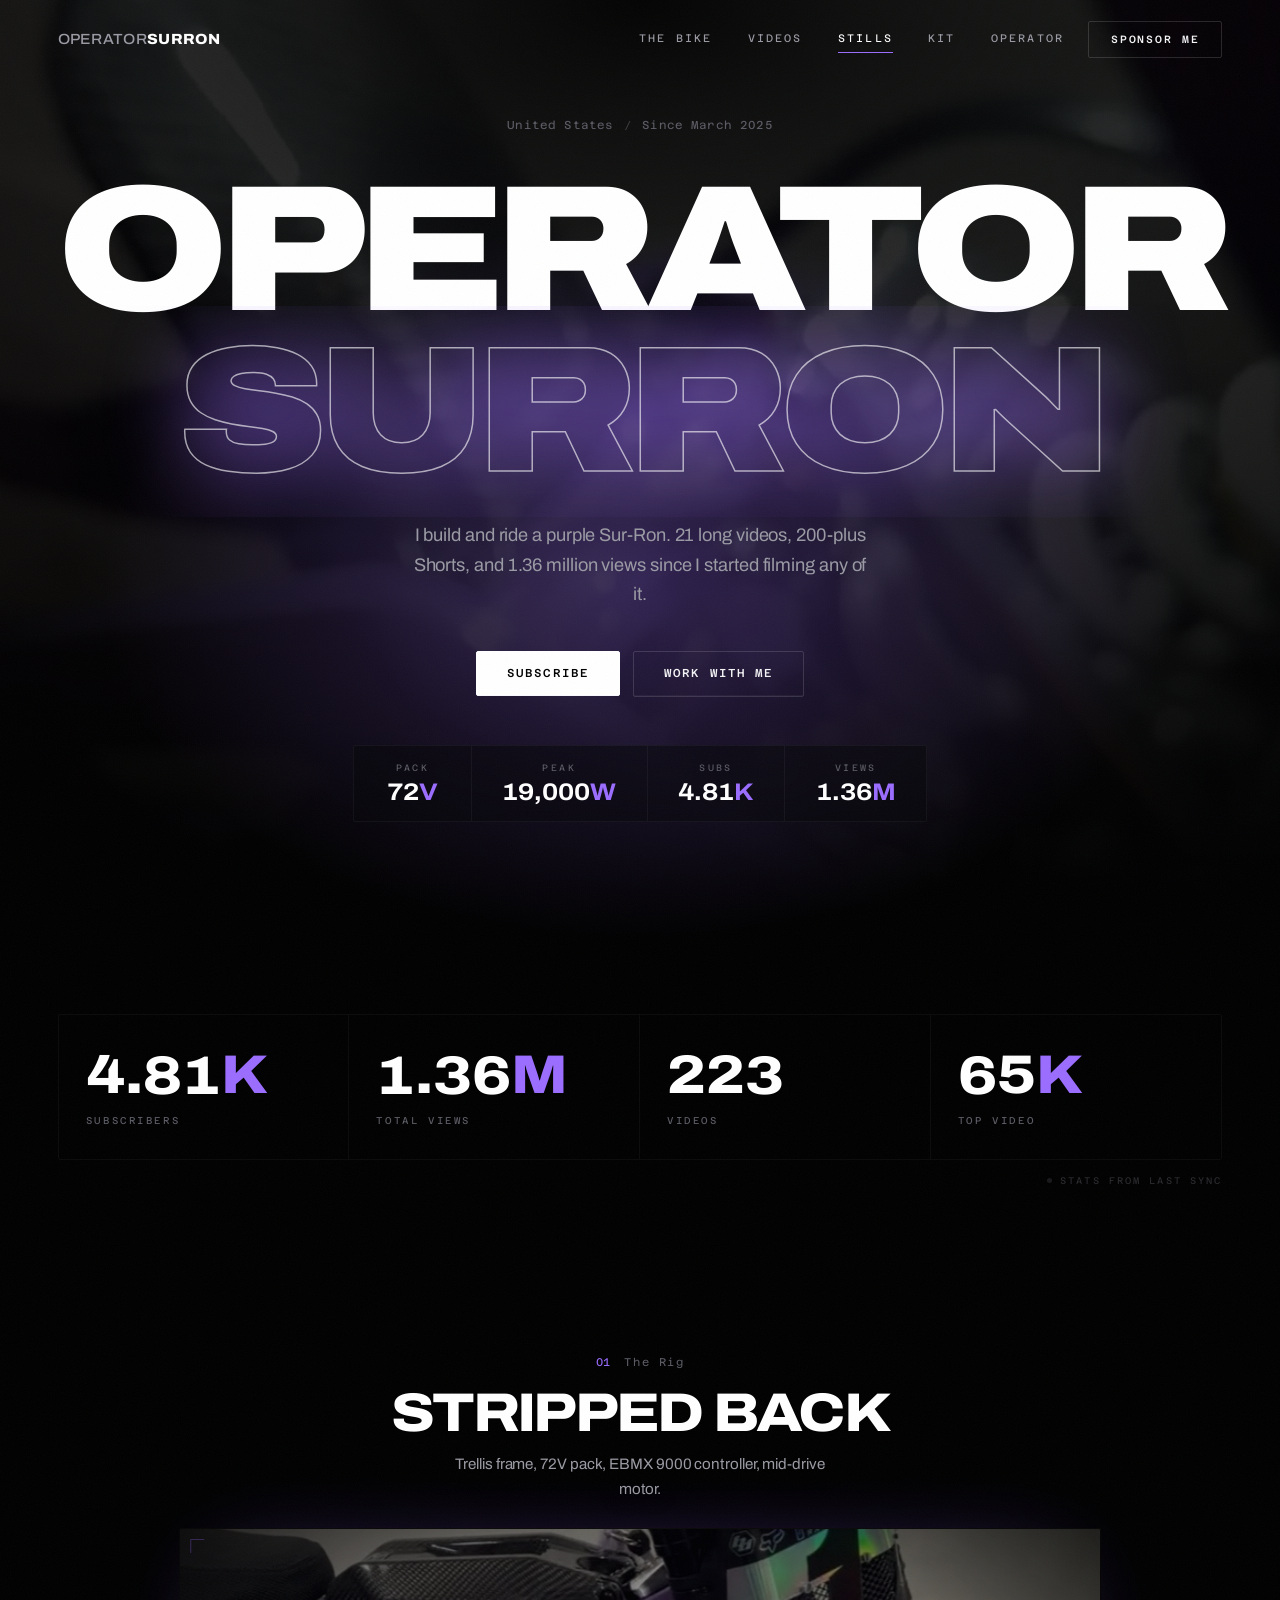
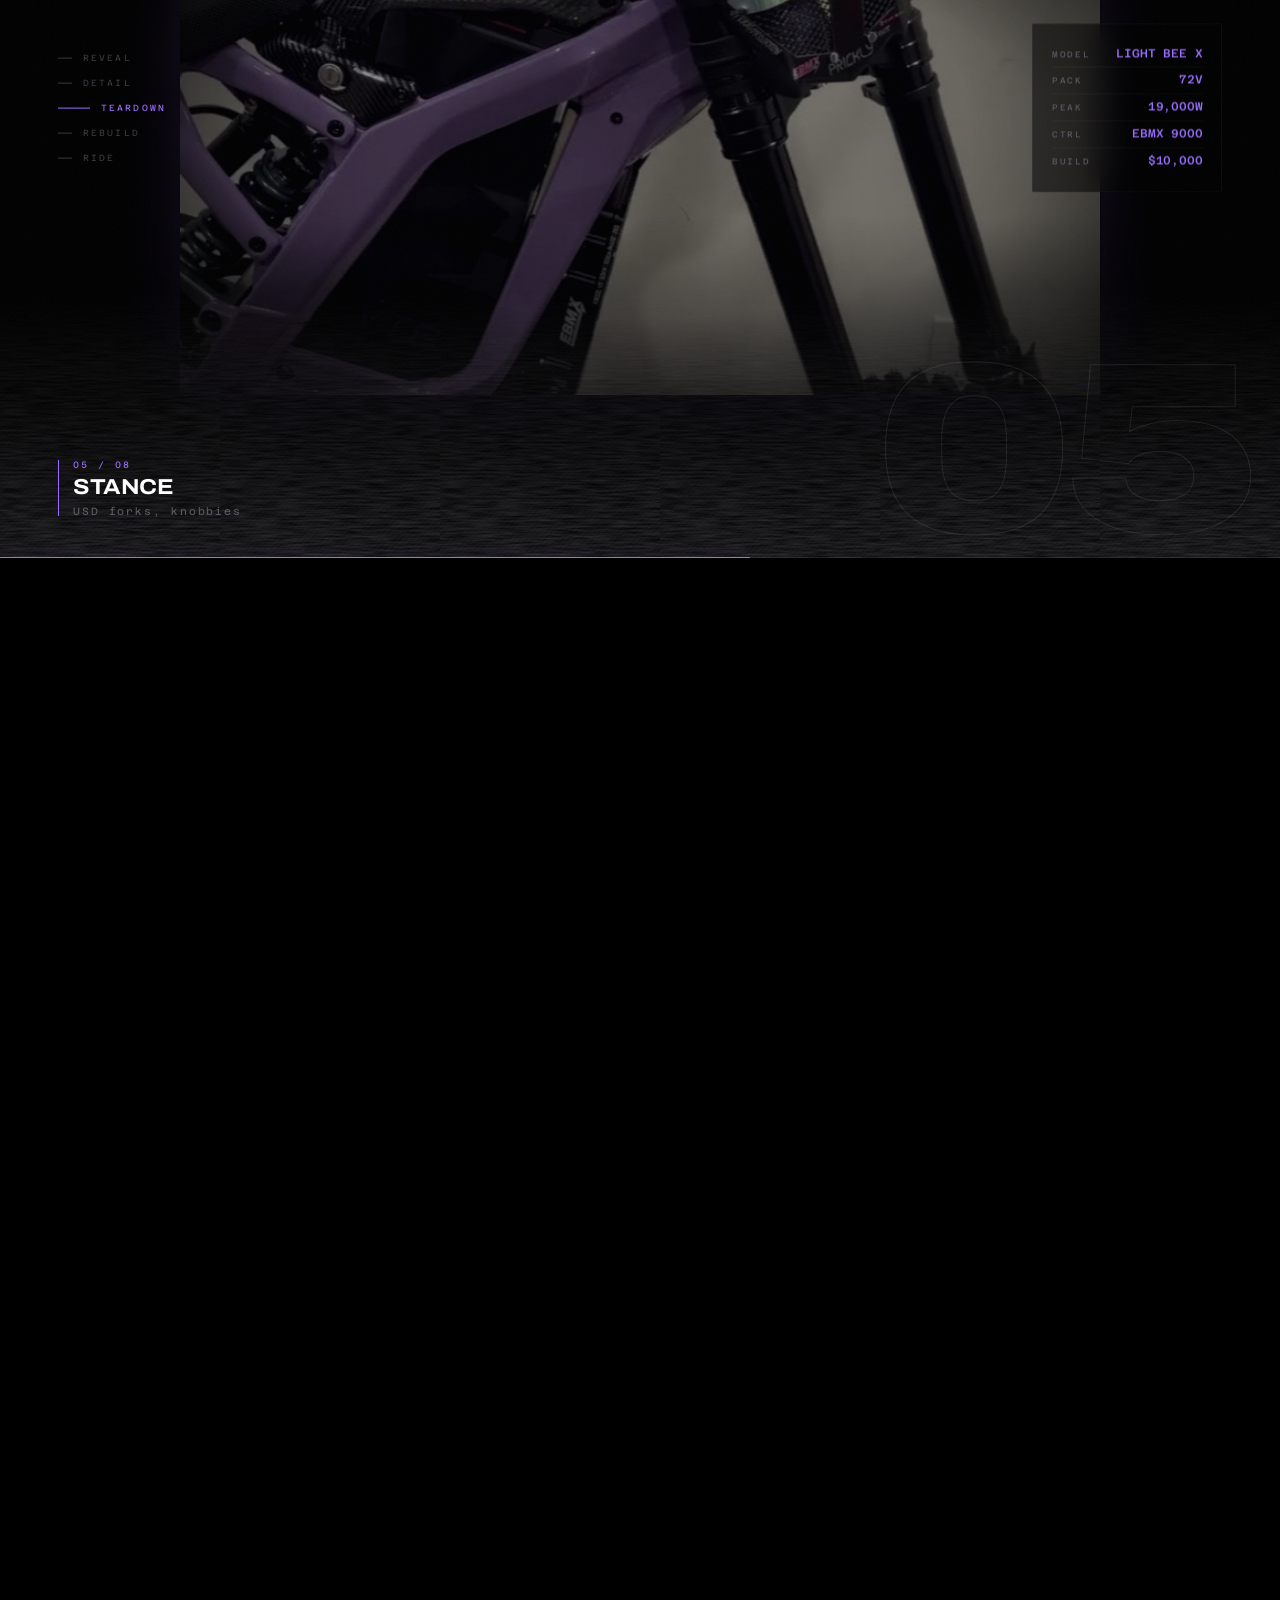
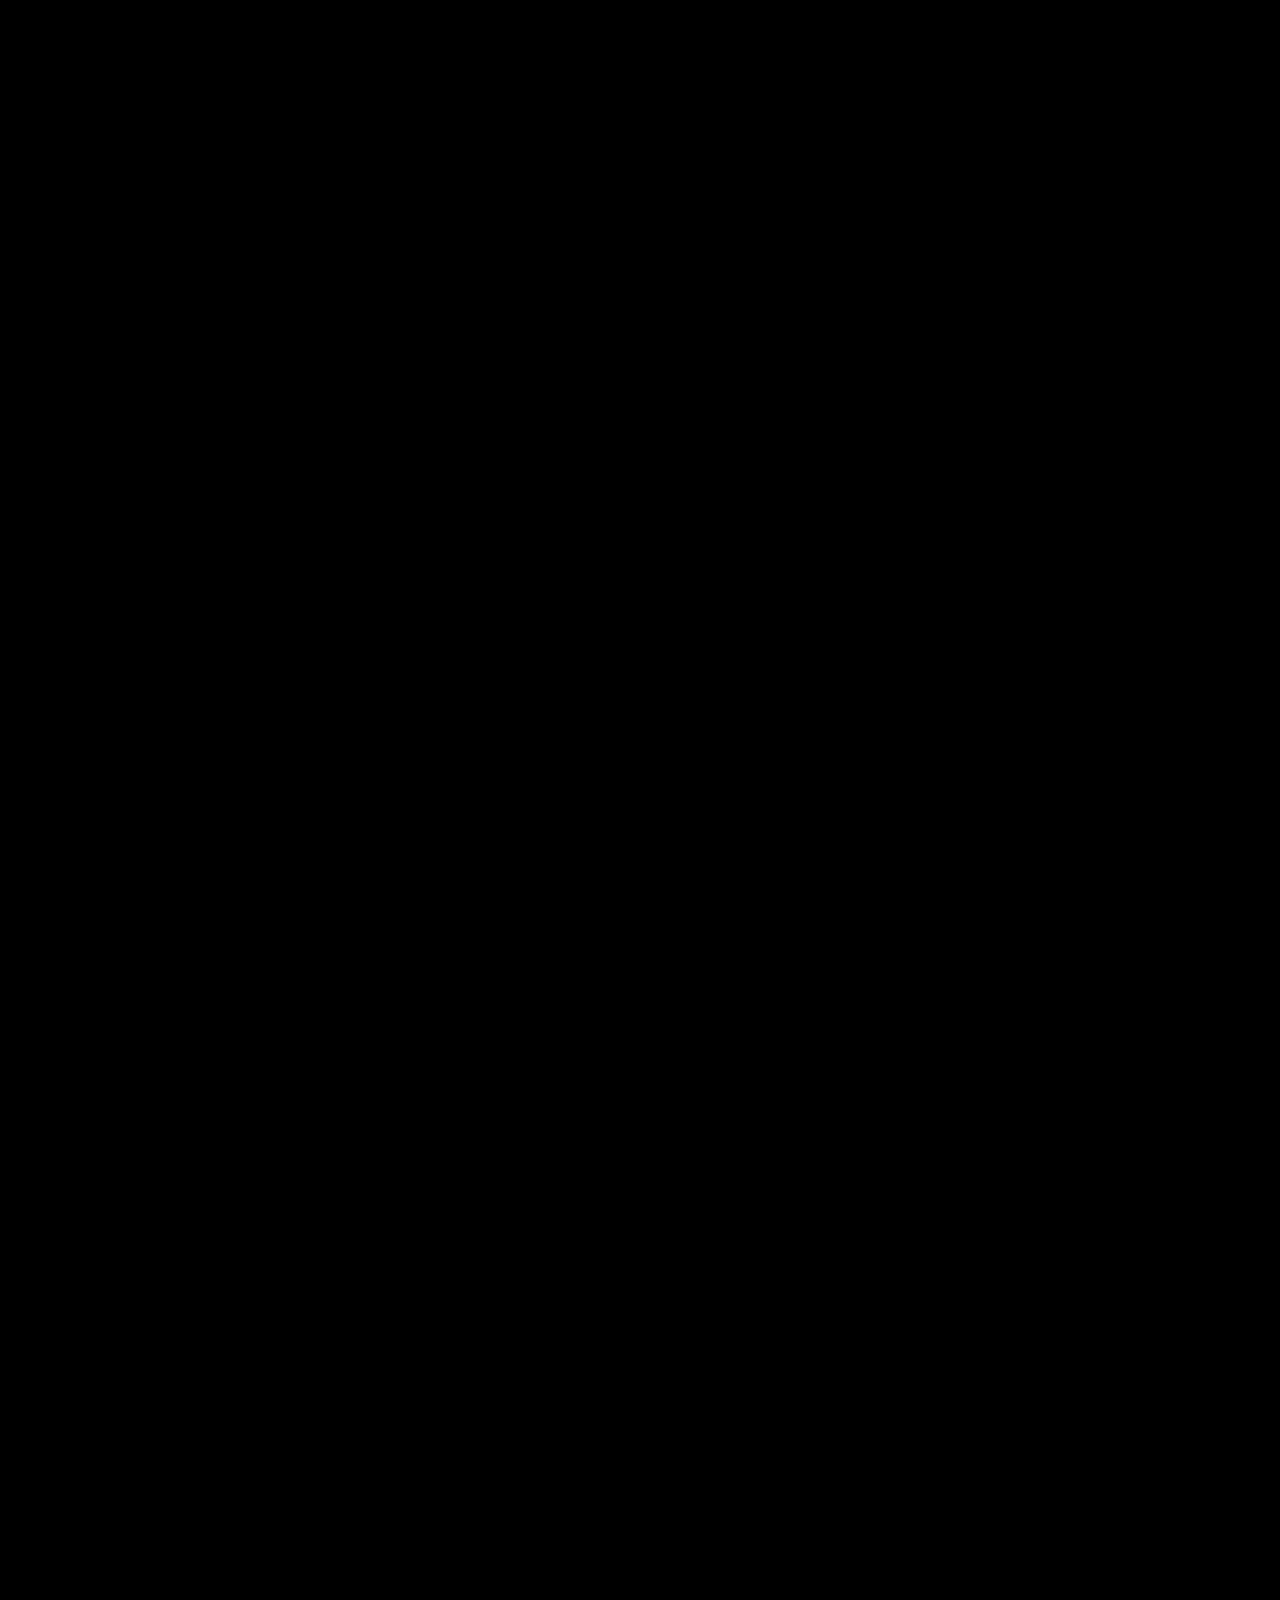
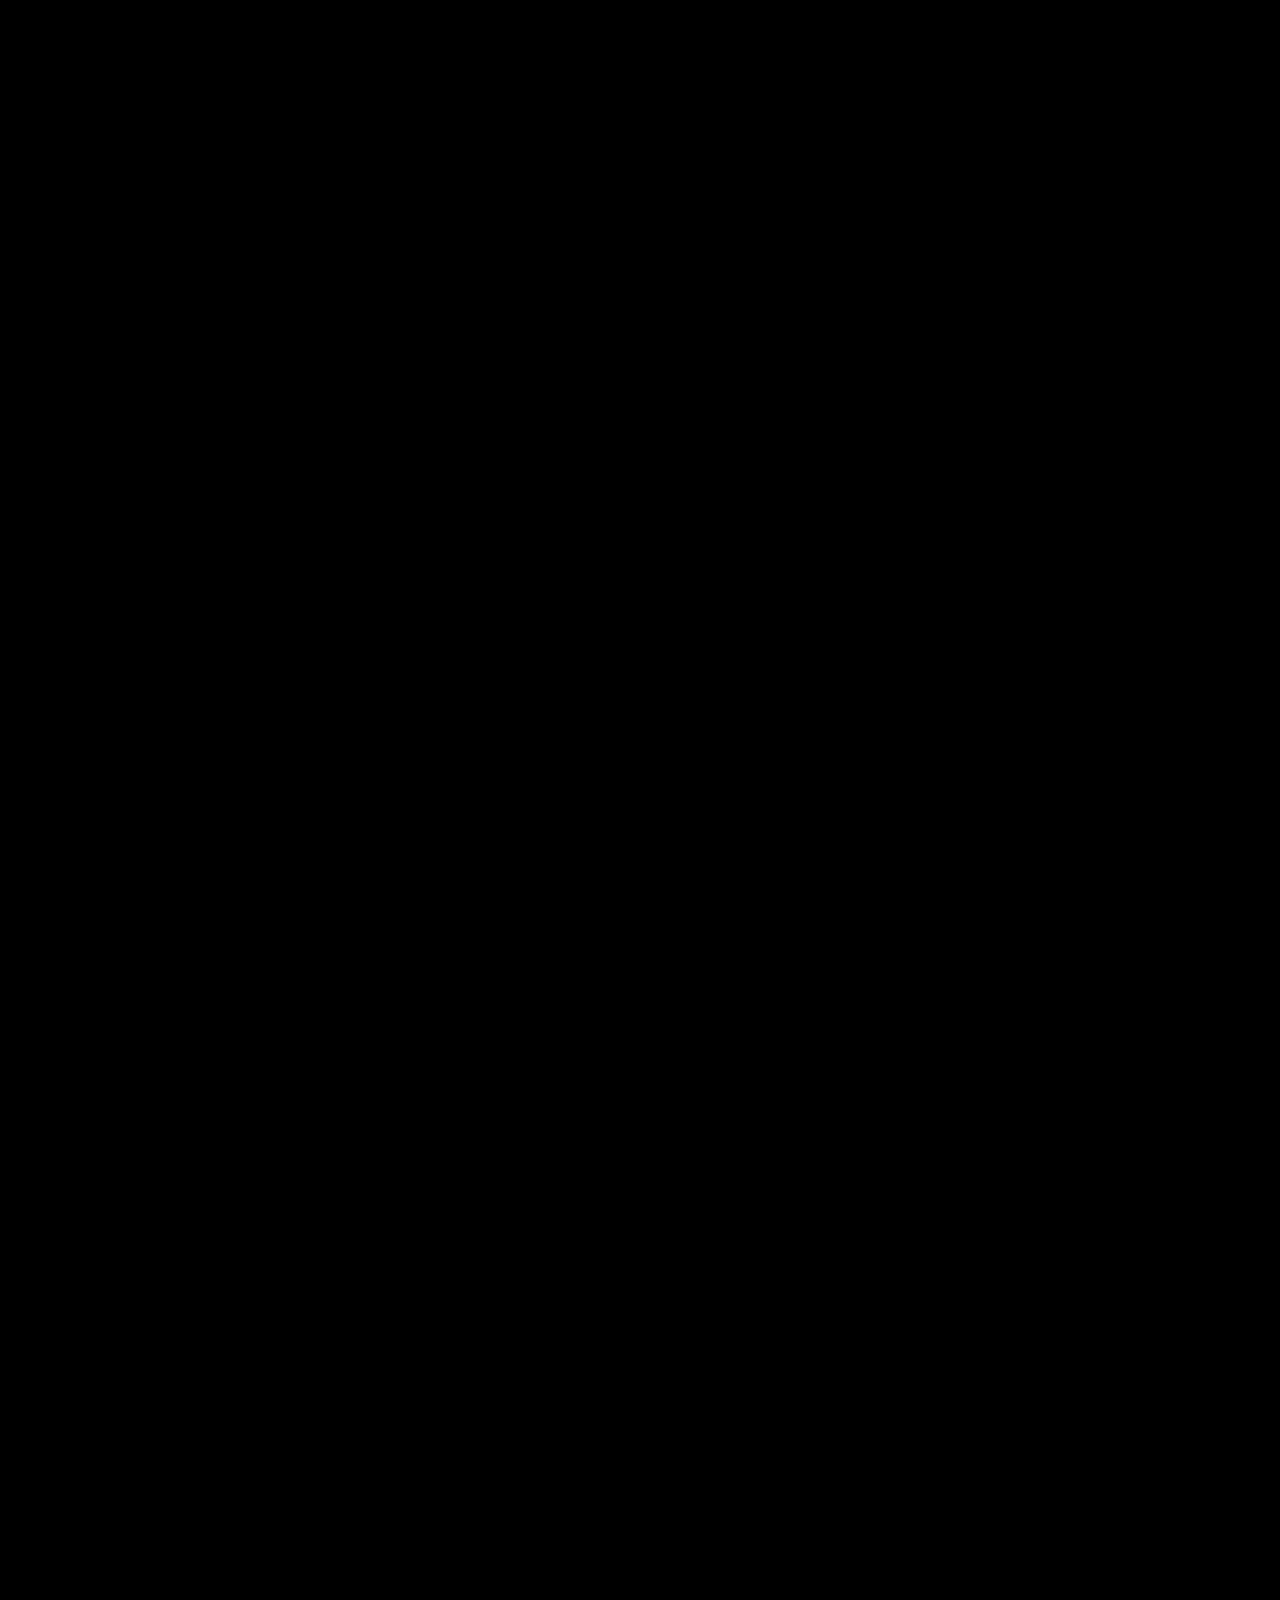
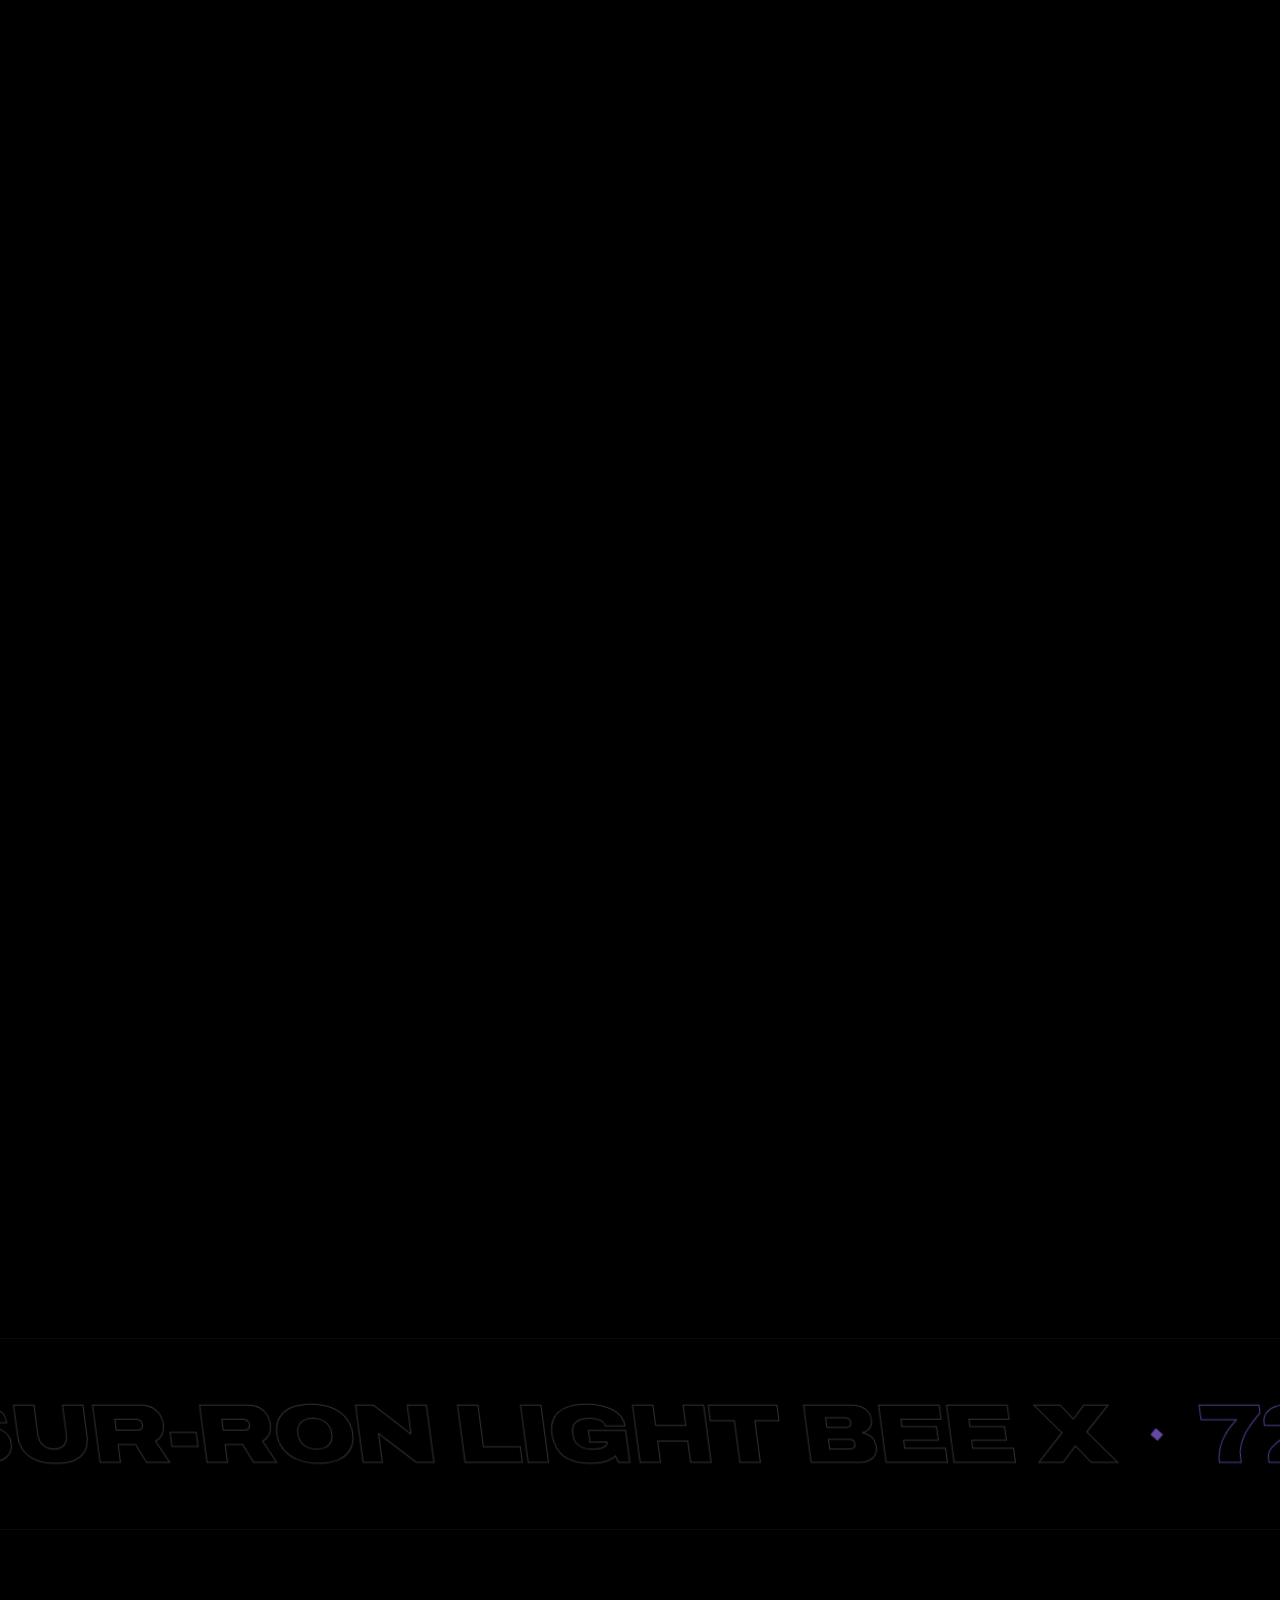
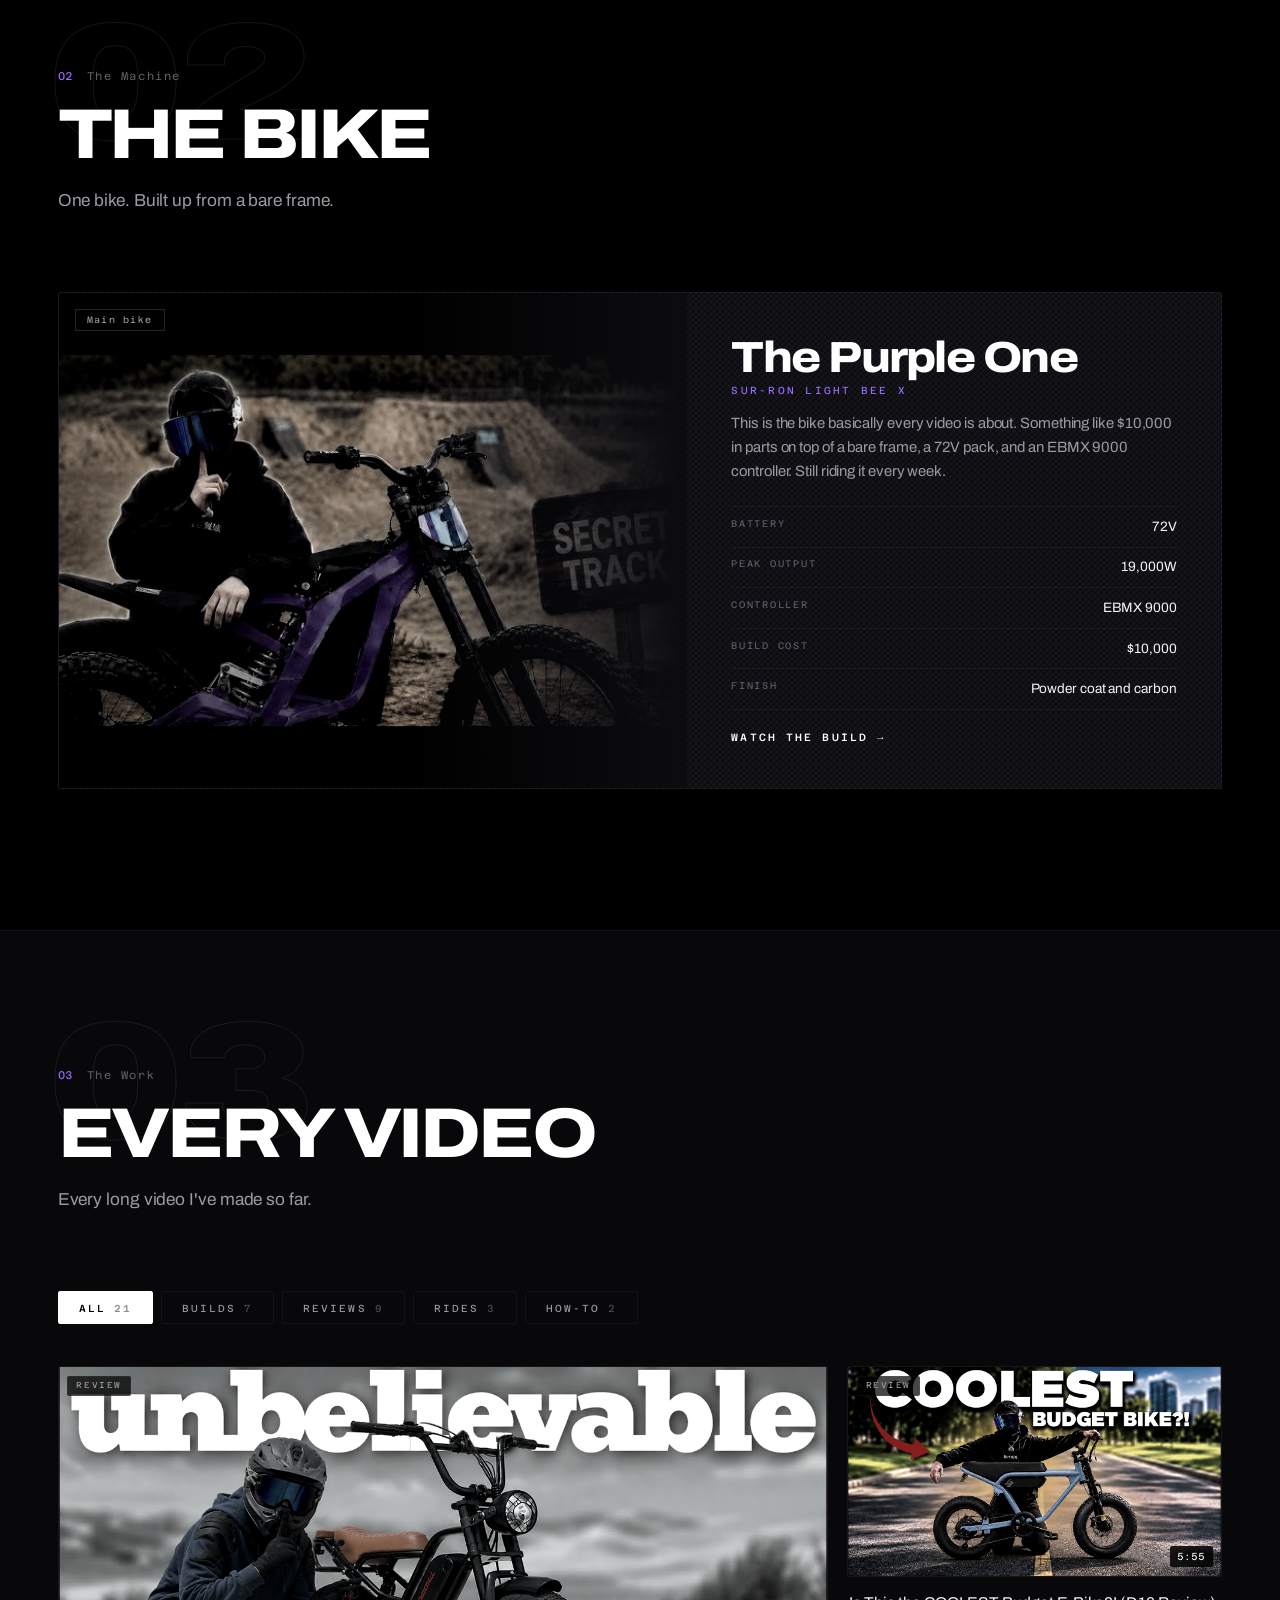
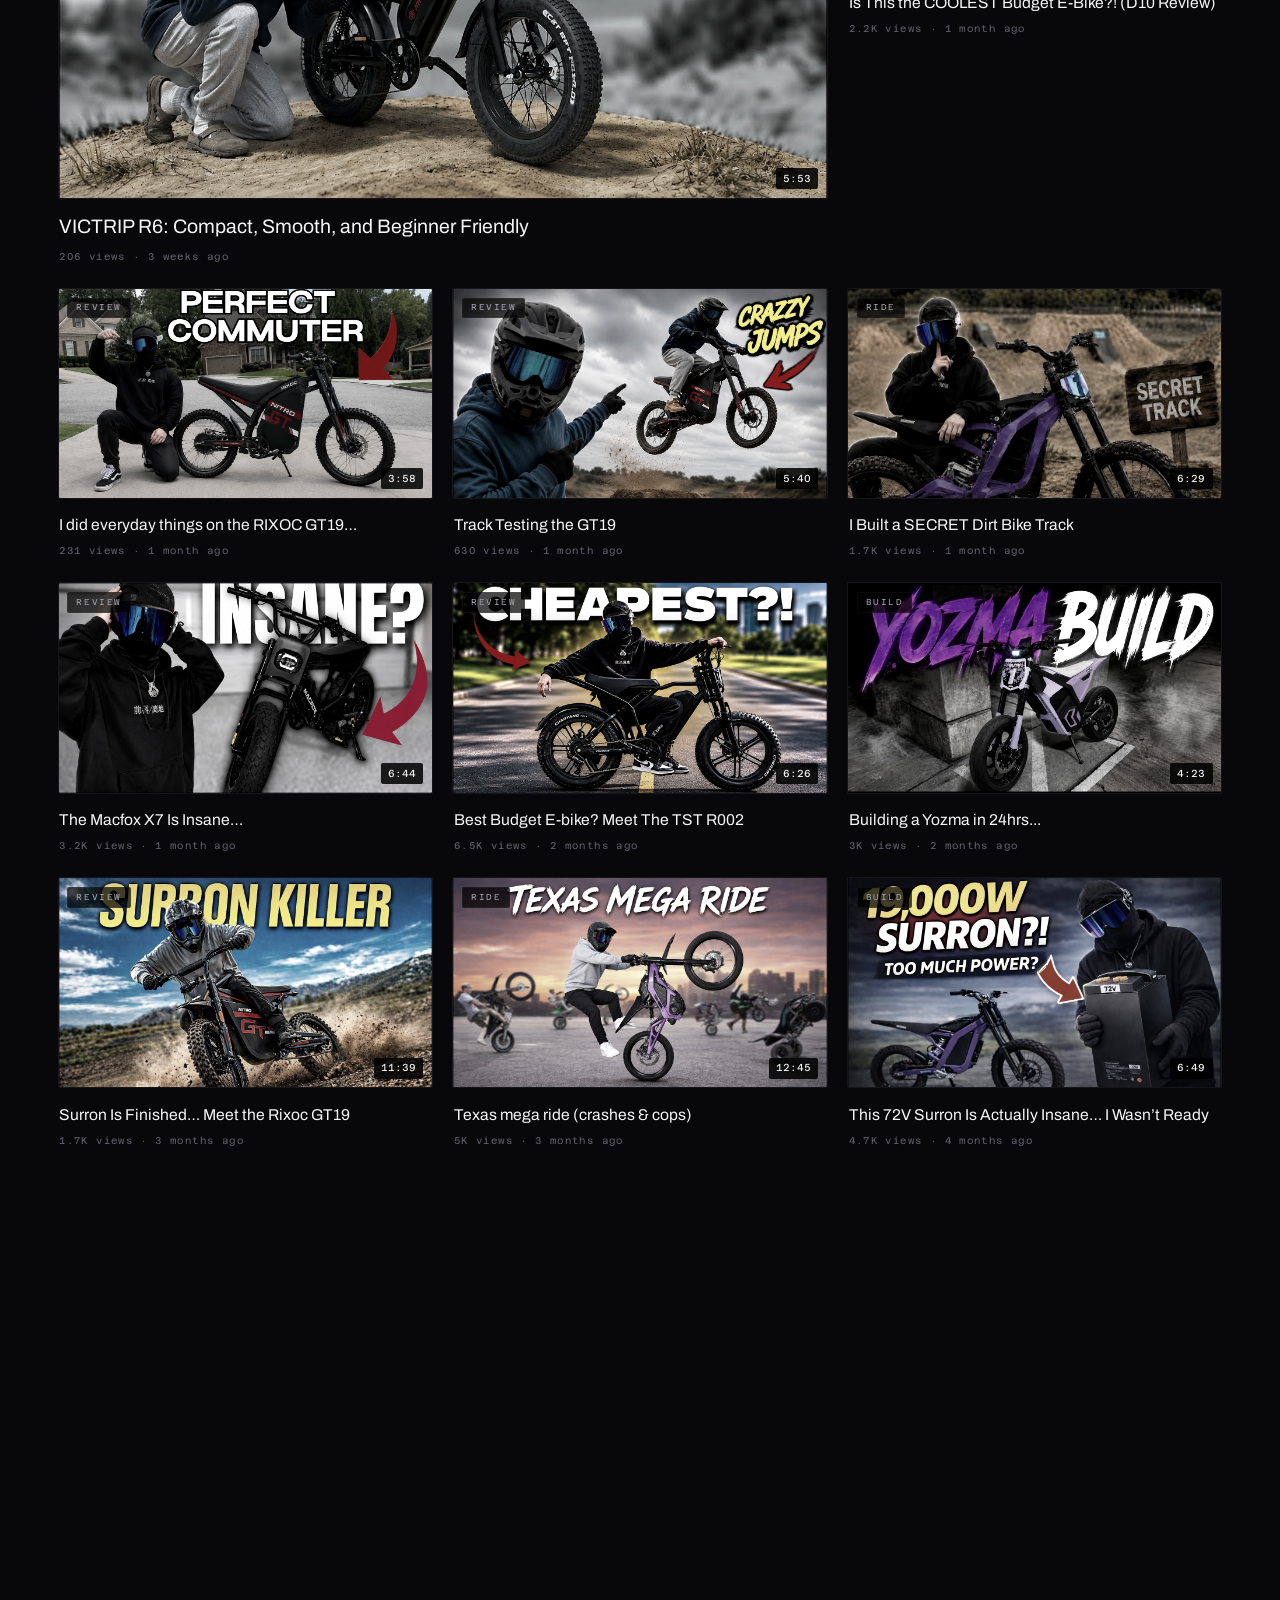
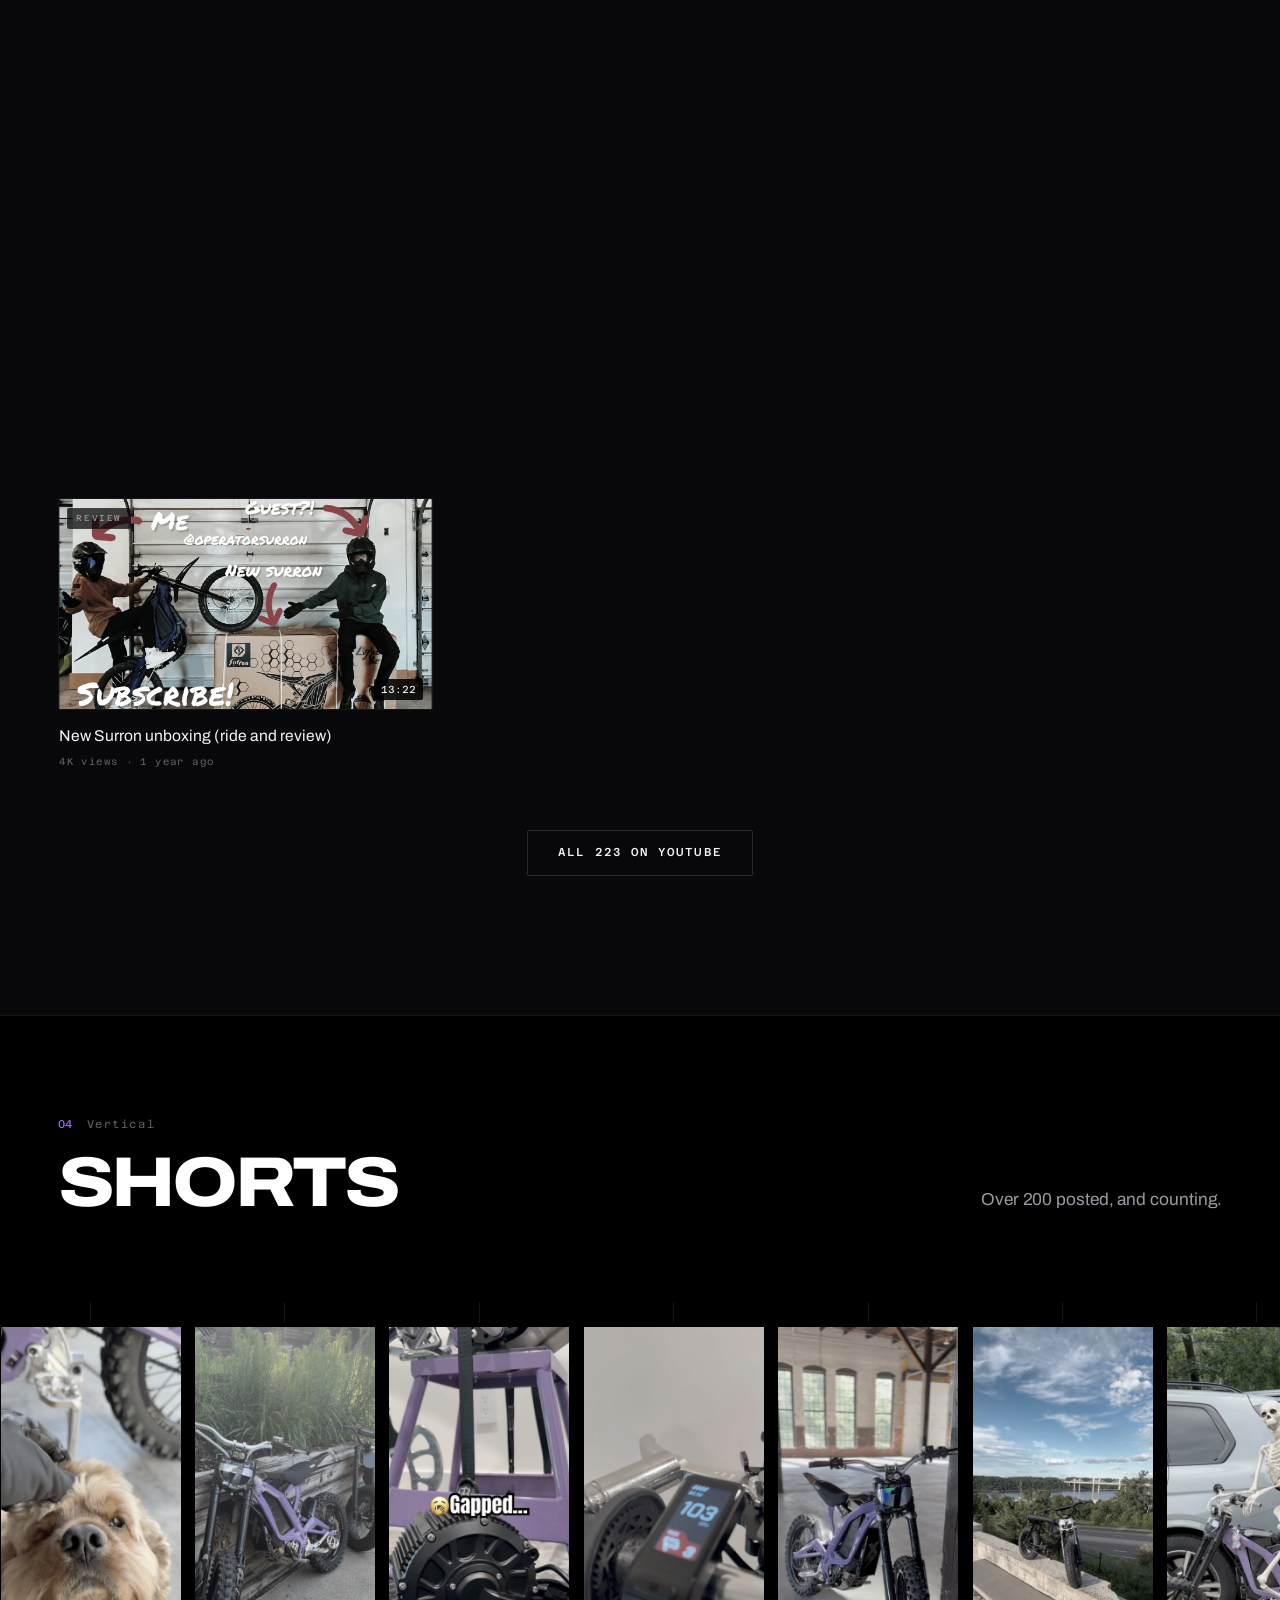
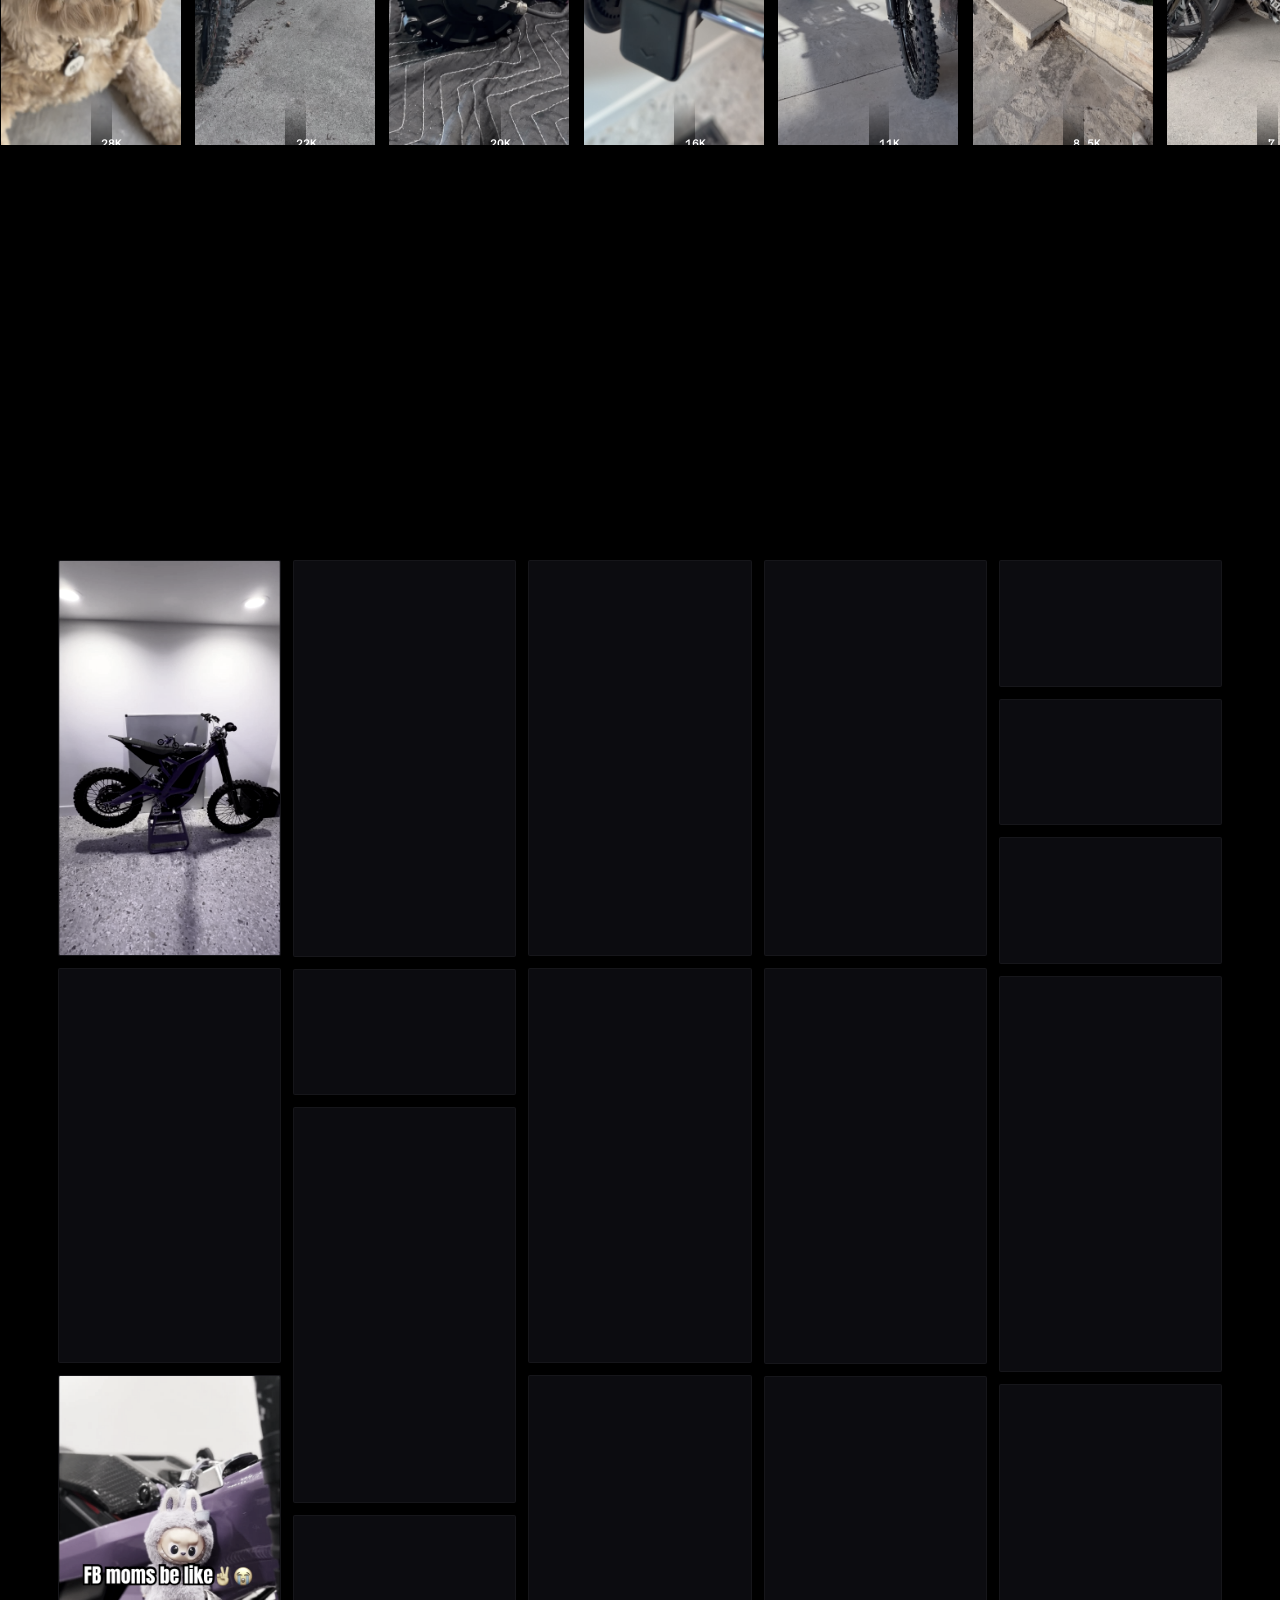
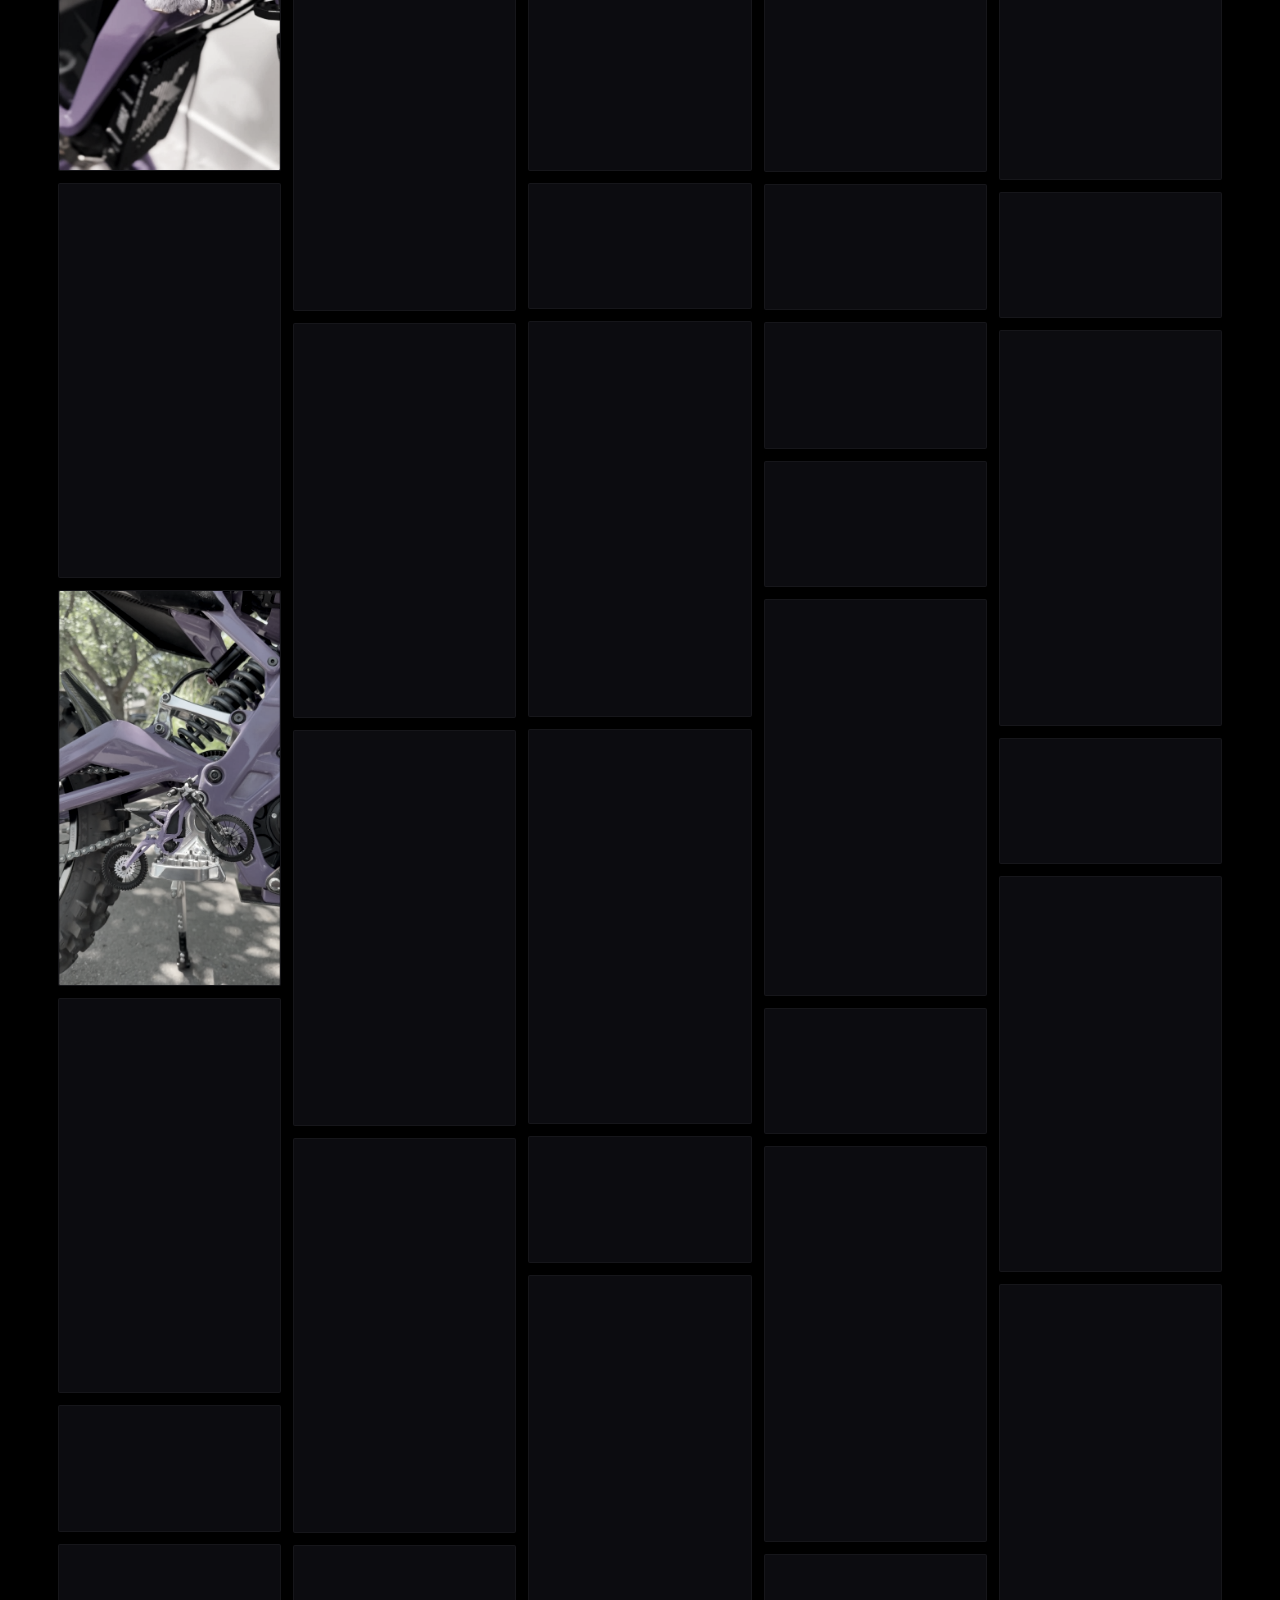
<file: index.html>
<!doctype html>
<html lang="en">
<head>
<meta charset="utf-8">
<meta name="viewport" content="width=device-width, initial-scale=1, viewport-fit=cover">
<title>Operator Surron | Sur-Ron builds, reviews and rides</title>
<meta name="description" content="I build and ride a purple Sur-Ron Light Bee X. 223 videos, 1.36 million views, and I'm open to working with brands.">
<meta name="theme-color" content="#000000">
<meta name="color-scheme" content="dark">

<meta property="og:type" content="website">
<meta property="og:title" content="OPERATOR SURRON">
<meta property="og:description" content="I build, review and ride a purple Sur-Ron Light Bee X.">
<meta property="og:image" content="assets/brand/og.jpg">
<meta property="og:image:width" content="1200">
<meta property="og:image:height" content="630">
<meta name="twitter:card" content="summary_large_image">
<meta name="twitter:image" content="assets/brand/og.jpg">

<link rel="icon" href="assets/brand/avatar.jpg">
<link rel="apple-touch-icon" href="assets/brand/icon-180.png">
<link rel="manifest" href="manifest.webmanifest">
<script type="application/ld+json">
{"@context":"https://schema.org","@graph":[
 {"@type":"WebSite","name":"Operator Surron",
  "url":"https://operatorsurron.com/"},
 {"@type":"Person","name":"Operator Surron",
  "url":"https://operatorsurron.com/",
  "sameAs":["https://www.youtube.com/@OperatorSurron"],
  "description":"Builds and rides a purple Sur-Ron Light Bee X. 223 videos and 1.36 million views since March 2025.",
  "knowsAbout":["Sur-Ron","electric dirt bikes","e-bike reviews"]}]}
</script>
<link rel="preload" href="assets/fonts/f02.woff2" as="font" type="font/woff2" crossorigin>
<link rel="preload" href="assets/fonts/f04.woff2" as="font" type="font/woff2" crossorigin>
<link rel="preload" href="assets/hero/h05.jpg" as="image">
<link rel="stylesheet" href="styles/fonts.css">
<link rel="stylesheet" href="styles/main.css">
</head>
<body>

<!-- ── texture layers ───────────────────────────────────────────────────── -->
<div class="intro" aria-hidden="true"><i></i><i></i><i></i></div>
<div class="grain" aria-hidden="true"></div>

<a class="skip" href="#main">Skip to content</a>

<!-- ── nav ──────────────────────────────────────────────────────────────── -->
<header class="nav" id="nav">
  <a class="nav__mark" href="#top" aria-label="Operator Surron — home">
    <span class="nav__name">OPERATOR<b>SURRON</b></span>
  </a>

  <nav class="nav__links" aria-label="Primary">
    <a href="#garage">The Bike</a>
    <a href="#videos">Videos</a>
    <a href="#gallery">Stills</a>
    <a href="#kit">Kit</a>
    <a href="#operator">Operator</a>
  </nav>

  <a class="btn nav__cta" href="#partner">
    <span>Sponsor Me</span>
  </a>

  <button class="nav__burger" id="burger" aria-label="Open menu" aria-expanded="false" aria-controls="drawer">
    <i></i><i></i><i></i>
  </button>
</header>

<div class="drawer" id="drawer" hidden>
  <a href="#garage">The Bike</a>
  <a href="#videos">Videos</a>
  <a href="#shorts">Shorts</a>
  <a href="#gallery">Stills</a>
  <a href="#kit">Kit</a>
  <a href="#operator">Operator</a>
  <a href="#story">Story</a>
  <a href="#partner" class="drawer__cta">Sponsor Me</a>
</div>

<main id="main">
<span id="top"></span>

<!-- ══ HERO ═══════════════════════════════════════════════════════════════ -->
<section class="hero">
  <div class="hero__bg" aria-hidden="true">
    <img src="assets/hero/h05.jpg" alt="" fetchpriority="high">
    <div class="hero__wash"></div>
  </div>

    <div class="hero__body">
    <p class="eyebrow">
      <span id="heroLoc">United States</span> <i>/</i> Since March 2025
    </p>

    <h1 class="hero__title">
      <span class="hero__l1">OPERATOR</span>
      <span class="hero__l2" data-text="SURRON">SURRON</span>
    </h1>

    <p class="hero__lede">
      I build and ride a purple Sur-Ron. 21 long videos, 200-plus Shorts,
      and 1.36 million views since I started filming any of it.
    </p>

    <div class="hero__acts">
      <a class="btn btn--solid" href="https://www.youtube.com/@OperatorSurron?sub_confirmation=1" target="_blank" rel="noopener">
        <span>Subscribe</span>
      </a>
      <a class="btn btn--ghost" href="#partner"><span>Work With Me</span></a>
    </div>
  </div>

  <!-- HUD telemetry -->
  <aside class="hud" aria-label="Channel at a glance">
    <div class="hud__row"><span>PACK</span><b>72V</b></div>
    <div class="hud__row"><span>PEAK</span><b>19,000W</b></div>
    <div class="hud__row"><span>SUBS</span><b>4.81K</b></div>
    <div class="hud__row"><span>VIEWS</span><b>1.36M</b></div>
  </aside>

</section>

<!-- ══ STATS ══════════════════════════════════════════════════════════════ -->
<section class="stats" id="stats">
  <div class="wrap">
    <div class="stats__grid" id="statsGrid"></div>
    <p class="stats__live" id="statsLive" data-state="off">
      <i class="dot"></i><span>Updated when I remember to</span>
    </p>
  </div>
</section>

<!-- ══ THE RIG — scroll-driven product display ═══════════════════════════ -->
<section class="rig" id="rig">
  <div class="rig__pin">
    <div class="rig__stage" id="rigStage"></div>
    <canvas class="rig__canvas" id="rigCanvas"></canvas>
    <div class="rig__vignette" aria-hidden="true"></div>
    <div class="rig__weave" aria-hidden="true"></div>
    <div class="rig__num" id="rigNum" aria-hidden="true">01</div>

    <div class="rig__ui">
      <div class="rig__uiwrap">
        <p class="kicker"><i>01</i>The Rig</p>
        <h2 class="rig__title" id="rigTitle">THE PURPLE ONE</h2>
        <p class="rig__copy" id="rigCopy">
          It's a Sur-Ron Light Bee X. Powder coat over cast alloy, built up from a bare frame.
        </p>
      </div>
    </div>

    <div class="rig__plate" aria-hidden="true">
      <span class="rig__idx" id="rigIdx">01 / 08</span>
      <span class="rig__label" id="rigLabel">SIDE PROFILE</span>
      <span class="rig__sub" id="rigSub">Sur-Ron Light Bee X</span>
    </div>

    <div class="rig__spec" id="rigSpec" aria-hidden="true">
      <div class="rig__specrow"><span>MODEL</span><b>LIGHT BEE X</b></div>
      <div class="rig__specrow"><span>PACK</span><b>72V</b></div>
      <div class="rig__specrow"><span>PEAK</span><b>19,000W</b></div>
      <div class="rig__specrow"><span>CTRL</span><b>EBMX 9000</b></div>
      <div class="rig__specrow"><span>BUILD</span><b>$10,000</b></div>
    </div>

    <div class="rig__phases" aria-hidden="true">
      <span class="rig__ph on"><i></i>Reveal</span>
      <span class="rig__ph"><i></i>Detail</span>
      <span class="rig__ph"><i></i>Teardown</span>
      <span class="rig__ph"><i></i>Rebuild</span>
      <span class="rig__ph"><i></i>Ride</span>
    </div>

    <div class="rig__scan" id="rigScan" aria-hidden="true"></div>
    <div class="rig__prog" aria-hidden="true"><i id="rigProg"></i></div>
    <p class="rig__hint" id="rigHint" aria-hidden="true">Scroll</p>
  </div>
</section>

<!-- kinetic spec strip -->
<div class="strip" aria-hidden="true">
  <div class="strip__track">
    <span>SUR-RON LIGHT BEE X</span><i></i><span class="strip__v">72V</span><i></i>
    <span>19,000W PEAK</span><i></i><span class="strip__v">EBMX 9000</span><i></i>
    <span>POWDER COAT</span><i></i><span class="strip__v">FORGED CARBON</span><i></i>
  </div>
</div>

<!-- ══ GARAGE ═════════════════════════════════════════════════════════════ -->
<section class="sect" id="garage">
  <div class="wrap">
    <header class="sect__head" data-ghost="02">
      <p class="kicker"><i>02</i>The Machine</p>
      <h2 class="sect__title">THE BIKE</h2>
      <p class="sect__sub">One bike. Built up from a bare frame.</p>
    </header>
    <div class="garage" id="garageGrid"></div>
  </div>
</section>

<!-- ══ VIDEOS ═════════════════════════════════════════════════════════════ -->
<section class="sect sect--alt" id="videos">
  <div class="wrap">
    <header class="sect__head" data-ghost="03">
      <p class="kicker"><i>03</i>The Work</p>
      <h2 class="sect__title">EVERY VIDEO</h2>
      <p class="sect__sub">Every long video I've made so far.</p>
    </header>

    <div class="filters" role="tablist" aria-label="Filter videos" id="filters"></div>
    <div class="vids" id="vidGrid"></div>

    <div class="sect__more">
      <a class="btn btn--ghost" href="https://www.youtube.com/@OperatorSurron/videos" target="_blank" rel="noopener">
        <span>All 223 On YouTube</span>
      </a>
    </div>
  </div>
</section>

<!-- ══ SHORTS ═════════════════════════════════════════════════════════════ -->
<section class="sect sect--tight" id="shorts">
  <div class="wrap">
    <header class="sect__head sect__head--row">
      <div>
        <p class="kicker"><i>04</i>Vertical</p>
        <h2 class="sect__title">SHORTS</h2>
      </div>
      <p class="sect__sub sect__sub--right">Over 200 posted, and counting.</p>
    </header>
  </div>
  <div class="rail" id="shortsRail"></div>
</section>

<!-- ══ GALLERY ════════════════════════════════════════════════════════════ -->
<section class="sect" id="gallery">
  <div class="wrap">
    <header class="sect__head sect__head--row" data-ghost="05">
      <div>
        <p class="kicker"><i>05</i>Photography</p>
        <h2 class="sect__title">STILLS</h2>
      </div>
      <p class="sect__sub sect__sub--right">
        Just the bike looking good.
      </p>
    </header>
    <div class="gal" id="galGrid"></div>
  </div>
</section>

<!-- ══ KIT ════════════════════════════════════════════════════════════════ -->
<section class="sect sect--alt" id="kit">
  <div class="wrap">
    <header class="sect__head" data-ghost="06">
      <p class="kicker"><i>06</i>Loadout</p>
      <h2 class="sect__title">THE KIT</h2>
      <p class="sect__sub">What I actually wear and shoot with.</p>
    </header>
    <div class="kit" id="kitGrid"></div>
  </div>
</section>

<!-- ══ OPERATOR ═══════════════════════════════════════════════════════════ -->
<section class="sect" id="operator">
  <div class="wrap op">
    <div class="op__media">
      <div class="op__frame">
        <img src="assets/brand/avatar.jpg" alt="Operator Surron mid-wheelie on the purple Sur-Ron" loading="lazy">
      </div>
      <p class="op__cap">Helmet on, every video since 2025.</p>
    </div>

    <div class="op__body">
      <p class="kicker"><i>07</i>Who</p>
      <h2 class="sect__title">THE OPERATOR</h2>
      <p class="op__lead">
        Helmet on, visor down, purple Sur-Ron underneath. My face has never
        been in a single video and it's not starting now.
      </p>
      <p>
        Started in March 2025 with an unboxing video and a camera that honestly
        wasn't much good. 223 videos later there's a $10,000 Sur-Ron built from
        a bare frame, a 72V pack pushing 19,000 watts, a dirt track I cut
        myself, and a ride through Texas that ended in both crashes and cops.
        Somehow that adds up to 1.36 million views.
      </p>
      <p>
        I ride everything I talk about. If a bike's slow, I say it's slow. If
        something breaks mid-review, that stays in too, I'm not cutting around
        it. That's basically the only reason anyone trusts what I say about a
        product.
      </p>
      <ul class="op__facts">
        <li><span>BASED</span><b>United States</b></li>
        <li><span>RIDING</span><b>Sur-Ron Light Bee X</b></li>
        <li><span>SINCE</span><b>March 2025</b></li>
        <li><span>FACE</span><b>Never shown</b></li>
      </ul>
    </div>
  </div>
</section>

<!-- ══ STORY ══════════════════════════════════════════════════════════════ -->
<section class="sect sect--tight" id="story">
  <div class="wrap">
    <header class="sect__head sect__head--row" data-ghost="08">
      <div>
        <p class="kicker"><i>08</i>Timeline</p>
        <h2 class="sect__title">THE STORY SO FAR</h2>
      </div>
      <p class="sect__sub sect__sub--right">Seventeen months, one bike, every step on camera.</p>
    </header>
  </div>
  <div class="rail rail--story" id="storyRail" data-cur="DRAG">
    <button class="story__c" data-video="QhLv5AgY1pc" data-cur="PLAY" data-title="New Surron unboxing">
      <span class="story__d">MAR 2025</span>
      <span class="story__t">Day one</span>
      <span class="story__x">Stock Light Bee X, a camera that barely worked, and no idea what I was doing.</span>
      <span class="story__v">4K views</span>
    </button>
    <button class="story__c" data-video="vbZKuT9jqCY" data-cur="PLAY" data-title="EBMX 9000 install">
      <span class="story__d">AUG 2025</span>
      <span class="story__t">First big mod</span>
      <span class="story__x">The EBMX 9000 controller goes in. Stock never comes back.</span>
      <span class="story__v">3.3K views</span>
    </button>
    <button class="story__c" data-video="BfXaJy-ZVh4" data-cur="PLAY" data-title="$10,000 Surron build">
      <span class="story__d">FEB 2026</span>
      <span class="story__t">The build</span>
      <span class="story__x">Bare frame to rebuilt bike. Still my biggest video, and it's not close.</span>
      <span class="story__v">65K views</span>
    </button>
    <button class="story__c" data-video="lC4dG2eFYXE" data-cur="PLAY" data-title="De-restricting the LBX">
      <span class="story__d">MAR 2026</span>
      <span class="story__t">De-restricted</span>
      <span class="story__x">Limits off. 19,000 watts at peak.</span>
      <span class="story__v">2.4K views</span>
    </button>
    <button class="story__c" data-video="4ttQ8LM63a0" data-cur="PLAY" data-title="Texas mega ride">
      <span class="story__d">MAY 2026</span>
      <span class="story__t">Texas</span>
      <span class="story__x">Crashes, cops, and a 12-minute ride that somehow didn't end the bike.</span>
      <span class="story__v">5K views</span>
    </button>
    <button class="story__c" data-video="mNnhPm2h0WY" data-cur="PLAY" data-title="Secret dirt track">
      <span class="story__d">JUL 2026</span>
      <span class="story__t">The track</span>
      <span class="story__x">Cut my own dirt track by hand so I'd have somewhere to actually test stuff.</span>
      <span class="story__v">1.7K views</span>
    </button>
    <a class="story__c story__c--now" href="#partner">
      <span class="story__d">AUG 2026</span>
      <span class="story__t">Today</span>
      <span class="story__x">223 videos, 1.36 million views, and I'm still adding to both.</span>
      <span class="story__v">Work with me &rarr;</span>
    </a>
  </div>
</section>

<!-- kinetic channel strip -->
<div class="strip" aria-hidden="true">
  <div class="strip__track">
    <span class="strip__v">1.36M VIEWS</span><i></i><span>223 VIDEOS</span><i></i>
    <span class="strip__v">4.81K SUBSCRIBERS</span><i></i><span>SINCE MARCH 2025</span><i></i>
  </div>
</div>

<!-- ══ PARTNER ════════════════════════════════════════════════════════════ -->
<section class="sect partner" id="partner">
  <div class="hazard" aria-hidden="true"></div>

  <div class="wrap">
    <header class="sect__head" data-ghost="09">
      <p class="kicker"><i>09</i>Business</p>
      <h2 class="sect__title">WORK WITH ME</h2>
      <p class="sect__sub">
        Bikes, parts, gear, apparel, whatever. Send it over and I'll ride it,
        then tell you exactly what I think.
      </p>
    </header>

    <!-- media kit numbers -->
    <div class="kitnum" id="mediaKit"></div>

    <!-- brands -->
    <div class="brands">
      <p class="brands__lab">BRANDS I'VE RIDDEN</p>
      <div class="brands__marq"><div class="brands__track" id="brandTrack"></div></div>
    </div>

    <!-- packages -->
    <div class="packs" id="packGrid"></div>

    <!-- contact -->
    <div class="contact" id="contact">
      <div class="contact__intro">
        <h3>GET IN TOUCH</h3>
        <p>
          Fill this out and your mail app opens with everything already
          written in. Or just email me directly:
        </p>
        <a class="contact__mail" href="mailto:OperatorSurron@gmail.com">
          OperatorSurron@gmail.com
        </a>
        <button class="copy" id="copyMail" type="button" data-mail="OperatorSurron@gmail.com">
          <span>Copy address</span>
        </button>
        <p class="contact__resp"><i class="dot"></i> I reply within a few days.</p>
      </div>

      <form class="form" id="sponsorForm" novalidate>
        <div class="form__row">
          <label class="fld">
            <span>Brand / Company</span>
            <input type="text" name="brand" required placeholder="Rixoc, EBMX, your company…">
          </label>
          <label class="fld">
            <span>Your Name</span>
            <input type="text" name="name" required placeholder="Who am I talking to?">
          </label>
        </div>

        <div class="form__row">
          <label class="fld">
            <span>Email</span>
            <input type="email" name="email" required placeholder="you@brand.com">
          </label>
          <label class="fld">
            <span>Interested In</span>
            <select name="type" id="enquiryType"></select>
          </label>
        </div>

        <label class="fld">
          <span>Product / Budget <i>(optional)</i></span>
          <input type="text" name="budget" placeholder="What's the product, and what's the budget range?">
        </label>

        <label class="fld">
          <span>Details</span>
          <textarea name="message" rows="5" required placeholder="What are you sending, what do you want covered, and when do you need it live"></textarea>
        </label>

        <button class="btn btn--hazard btn--big" type="submit"><span>Open Email &rarr;</span></button>
        <p class="form__note" id="formNote" role="status"></p>
      </form>
    </div>
  </div>
</section>

</main>

<!-- ══ FOOTER ═════════════════════════════════════════════════════════════ -->
<footer class="foot">
  <a class="foot__giant" href="#top" aria-label="Back to top">
    <span>OPERATOR</span> <span>SURRON</span>
  </a>
  <div class="wrap foot__in">
    <div class="foot__brand">
      <p class="foot__logo">OPERATOR<b>SURRON</b></p>
      <p class="foot__tag">Electric dirt bikes, over-built and ridden hard.</p>
    </div>
    <nav class="foot__links" aria-label="Footer">
      <a href="https://www.youtube.com/@OperatorSurron" target="_blank" rel="noopener">YouTube</a>
      <a href="mailto:OperatorSurron@gmail.com">Email</a>
      <a href="#partner">Sponsorship</a>
      <a href="#top">Back to top</a>
    </nav>
  </div>
  <p class="foot__fine">
    © <span id="yr"></span> Operator Surron. Stats current as of Aug 2026.
  </p>
</footer>

<!-- ══ LIGHTBOX ═══════════════════════════════════════════════════════════ -->
<div class="lb" id="lightbox" hidden>
  <button class="lb__close" id="lbClose" aria-label="Close video">&times;</button>
  <button class="lb__nav lb__prev" id="lbPrev" aria-label="Previous still" hidden>&larr;</button>
  <button class="lb__nav lb__next" id="lbNext" aria-label="Next still" hidden>&rarr;</button>
  <div class="lb__stage">
    <div class="lb__frame" id="lbFrame"></div>
    <p class="lb__cap" id="lbCap"></p>
  </div>
</div>

<script type="module" src="scripts/main.js"></script>
</body>
</html>
</file>
<file: styles/fonts.css>
/* AUTO-GENERATED by scripts/fetch_fonts.py — self-hosted webfonts.
   Big Shoulders Display + Barlow + Azeret Mono, SIL Open Font License. */
/* vietnamese */
@font-face {
  font-family: 'Archivo';
  font-style: normal;
  font-weight: 300 900;
  font-stretch: 62% 125%;
  font-display: swap;
  src: url(../assets/fonts/f00.woff2) format('woff2');
  unicode-range: U+0102-0103, U+0110-0111, U+0128-0129, U+0168-0169, U+01A0-01A1, U+01AF-01B0, U+0300-0301, U+0303-0304, U+0308-0309, U+0323, U+0329, U+1EA0-1EF9, U+20AB;
}
/* latin-ext */
@font-face {
  font-family: 'Archivo';
  font-style: normal;
  font-weight: 300 900;
  font-stretch: 62% 125%;
  font-display: swap;
  src: url(../assets/fonts/f01.woff2) format('woff2');
  unicode-range: U+0100-02BA, U+02BD-02C5, U+02C7-02CC, U+02CE-02D7, U+02DD-02FF, U+0304, U+0308, U+0329, U+1D00-1DBF, U+1E00-1E9F, U+1EF2-1EFF, U+2020, U+20A0-20AB, U+20AD-20C0, U+2113, U+2C60-2C7F, U+A720-A7FF;
}
/* latin */
@font-face {
  font-family: 'Archivo';
  font-style: normal;
  font-weight: 300 900;
  font-stretch: 62% 125%;
  font-display: swap;
  src: url(../assets/fonts/f02.woff2) format('woff2');
  unicode-range: U+0000-00FF, U+0131, U+0152-0153, U+02BB-02BC, U+02C6, U+02DA, U+02DC, U+0304, U+0308, U+0329, U+2000-206F, U+20AC, U+2122, U+2191, U+2193, U+2212, U+2215, U+FEFF, U+FFFD;
}
/* latin-ext */
@font-face {
  font-family: 'Azeret Mono';
  font-style: normal;
  font-weight: 300;
  font-display: swap;
  src: url(../assets/fonts/f03.woff2) format('woff2');
  unicode-range: U+0100-02BA, U+02BD-02C5, U+02C7-02CC, U+02CE-02D7, U+02DD-02FF, U+0304, U+0308, U+0329, U+1D00-1DBF, U+1E00-1E9F, U+1EF2-1EFF, U+2020, U+20A0-20AB, U+20AD-20C0, U+2113, U+2C60-2C7F, U+A720-A7FF;
}
/* latin */
@font-face {
  font-family: 'Azeret Mono';
  font-style: normal;
  font-weight: 300;
  font-display: swap;
  src: url(../assets/fonts/f04.woff2) format('woff2');
  unicode-range: U+0000-00FF, U+0131, U+0152-0153, U+02BB-02BC, U+02C6, U+02DA, U+02DC, U+0304, U+0308, U+0329, U+2000-206F, U+20AC, U+2122, U+2191, U+2193, U+2212, U+2215, U+FEFF, U+FFFD;
}
/* latin-ext */
@font-face {
  font-family: 'Azeret Mono';
  font-style: normal;
  font-weight: 400;
  font-display: swap;
  src: url(../assets/fonts/f03.woff2) format('woff2');
  unicode-range: U+0100-02BA, U+02BD-02C5, U+02C7-02CC, U+02CE-02D7, U+02DD-02FF, U+0304, U+0308, U+0329, U+1D00-1DBF, U+1E00-1E9F, U+1EF2-1EFF, U+2020, U+20A0-20AB, U+20AD-20C0, U+2113, U+2C60-2C7F, U+A720-A7FF;
}
/* latin */
@font-face {
  font-family: 'Azeret Mono';
  font-style: normal;
  font-weight: 400;
  font-display: swap;
  src: url(../assets/fonts/f04.woff2) format('woff2');
  unicode-range: U+0000-00FF, U+0131, U+0152-0153, U+02BB-02BC, U+02C6, U+02DA, U+02DC, U+0304, U+0308, U+0329, U+2000-206F, U+20AC, U+2122, U+2191, U+2193, U+2212, U+2215, U+FEFF, U+FFFD;
}
/* latin-ext */
@font-face {
  font-family: 'Azeret Mono';
  font-style: normal;
  font-weight: 500;
  font-display: swap;
  src: url(../assets/fonts/f03.woff2) format('woff2');
  unicode-range: U+0100-02BA, U+02BD-02C5, U+02C7-02CC, U+02CE-02D7, U+02DD-02FF, U+0304, U+0308, U+0329, U+1D00-1DBF, U+1E00-1E9F, U+1EF2-1EFF, U+2020, U+20A0-20AB, U+20AD-20C0, U+2113, U+2C60-2C7F, U+A720-A7FF;
}
/* latin */
@font-face {
  font-family: 'Azeret Mono';
  font-style: normal;
  font-weight: 500;
  font-display: swap;
  src: url(../assets/fonts/f04.woff2) format('woff2');
  unicode-range: U+0000-00FF, U+0131, U+0152-0153, U+02BB-02BC, U+02C6, U+02DA, U+02DC, U+0304, U+0308, U+0329, U+2000-206F, U+20AC, U+2122, U+2191, U+2193, U+2212, U+2215, U+FEFF, U+FFFD;
}
/* latin-ext */
@font-face {
  font-family: 'Azeret Mono';
  font-style: normal;
  font-weight: 700;
  font-display: swap;
  src: url(../assets/fonts/f03.woff2) format('woff2');
  unicode-range: U+0100-02BA, U+02BD-02C5, U+02C7-02CC, U+02CE-02D7, U+02DD-02FF, U+0304, U+0308, U+0329, U+1D00-1DBF, U+1E00-1E9F, U+1EF2-1EFF, U+2020, U+20A0-20AB, U+20AD-20C0, U+2113, U+2C60-2C7F, U+A720-A7FF;
}
/* latin */
@font-face {
  font-family: 'Azeret Mono';
  font-style: normal;
  font-weight: 700;
  font-display: swap;
  src: url(../assets/fonts/f04.woff2) format('woff2');
  unicode-range: U+0000-00FF, U+0131, U+0152-0153, U+02BB-02BC, U+02C6, U+02DA, U+02DC, U+0304, U+0308, U+0329, U+2000-206F, U+20AC, U+2122, U+2191, U+2193, U+2212, U+2215, U+FEFF, U+FFFD;
}
</file>
<file: styles/main.css>
/* ============================================================================
   OPERATOR SURRON
   Product-display dark. Black, white, grey — violet is the only hue.
   Surfaces are carbon weave; rules are hairlines; the bike is the product.
   ========================================================================== */

:root{
  --void:#000000;
  --carbon:#08080B;
  --panel:#0C0C10;
  --panel-2:#131318;
  --edge:#1C1C22;

  --line:rgba(255,255,255,.085);
  --line-2:rgba(255,255,255,.045);
  --line-3:rgba(255,255,255,.14);

  --violet:#9B6DFF;
  --violet-hot:#B893FF;
  --violet-deep:#5B2BD6;
  --violet-glow:rgba(155,109,255,.42);

  --white:#FFFFFF;
  --ink:#F4F4F6;
  --ink-2:#9A9AA4;
  --ink-3:#5C5C66;
  --ink-4:#37373E;

  --f-disp:"Archivo","Helvetica Neue",Arial,sans-serif;
  --f-body:"Archivo","Helvetica Neue",Arial,sans-serif;
  --f-mono:"Azeret Mono",ui-monospace,"SF Mono",Menlo,monospace;

  /* 2×2 twill — reads as carbon at a glance, costs nothing */
  --weave:
    linear-gradient(135deg,rgba(255,255,255,.022) 25%,transparent 25%,transparent 50%,
      rgba(255,255,255,.022) 50%,rgba(255,255,255,.022) 75%,transparent 75%),
    linear-gradient(45deg,rgba(255,255,255,.014) 25%,transparent 25%,transparent 50%,
      rgba(255,255,255,.014) 50%,rgba(255,255,255,.014) 75%,transparent 75%);
  --weave-size:6px 6px;
  --weave-pos:0 0,3px 3px;

  /* forged carbon — chopped flake, not a woven grid. His helmets and the
     bike's cover panels are this, so it earns its place as the accent. */
  --forged:
    url("data:image/svg+xml,%3Csvg xmlns='http://www.w3.org/2000/svg' width='220' height='220'%3E%3Cfilter id='f'%3E%3CfeTurbulence type='fractalNoise' baseFrequency='.035 .5' numOctaves='4' seed='7'/%3E%3CfeColorMatrix values='0 0 0 0 .58 0 0 0 0 .55 0 0 0 0 .68 0 0 0 .5 0'/%3E%3C/filter%3E%3Crect width='100%25' height='100%25' filter='url(%23f)'/%3E%3C/svg%3E");
  --forged-size:220px 220px;

  --gut:clamp(1.25rem,4.5vw,5rem);
  --max:1320px;
  --t-fast:.18s;
  --t:.3s;
  --t-slow:.55s;
  --ease:cubic-bezier(.22,1,.36,1);
  --ease-io:cubic-bezier(.65,0,.35,1);
}

*,*::before,*::after{box-sizing:border-box}
/* class-level display must not defeat the hidden attribute */
[hidden]{display:none!important}
html{scroll-behavior:smooth;-webkit-text-size-adjust:100%}
[id]{scroll-margin-top:5rem}
body{
  margin:0;background:var(--void);color:var(--ink);
  font-family:var(--f-body);font-size:clamp(1rem,.95rem + .22vw,1.08rem);
  font-variation-settings:"wdth" 100,"wght" 400;
  line-height:1.62;overflow-x:hidden;letter-spacing:-.005em;
  -webkit-font-smoothing:antialiased;
}
img{display:block;max-width:100%;height:auto}
a{color:inherit;text-decoration:none}
button,input,select,textarea{font:inherit;color:inherit}
p{margin:0 0 1em}
::selection{background:var(--violet);color:#000}

h1,h2,h3{margin:0;font-family:var(--f-disp);line-height:.9;letter-spacing:-.035em;
  font-variation-settings:"wdth" 112,"wght" 800}

.wrap{width:min(100% - var(--gut)*2,var(--max));margin-inline:auto}
.skip{position:fixed;top:-100px;left:1rem;z-index:9999;background:var(--white);color:#000;
  padding:.7rem 1.1rem;font:600 .78rem/1 var(--f-mono);transition:top .2s}
.skip:focus{top:1rem}
:focus-visible{outline:1px solid var(--violet);outline-offset:4px}

/* micro-label used all over */
.mono{font-family:var(--f-mono);font-size:.66rem;font-weight:400;
  letter-spacing:.24em;text-transform:uppercase;color:var(--ink-3)}

/* ── atmosphere ──────────────────────────────────────────────────────────── */
.grain{
  position:fixed;inset:-120%;z-index:9998;pointer-events:none;opacity:.032;
  background-image:url("data:image/svg+xml,%3Csvg xmlns='http://www.w3.org/2000/svg' width='300' height='300'%3E%3Cfilter id='n'%3E%3CfeTurbulence type='fractalNoise' baseFrequency='.9' numOctaves='3'/%3E%3C/filter%3E%3Crect width='100%25' height='100%25' filter='url(%23n)'/%3E%3C/svg%3E");
  animation:grain 8s steps(5) infinite;
}
@keyframes grain{
  0%,100%{transform:translate(0,0)}20%{transform:translate(-3%,2%)}
  40%{transform:translate(2%,-3%)}60%{transform:translate(-2%,-2%)}80%{transform:translate(3%,3%)}
}

/* ── buttons ─────────────────────────────────────────────────────────────── */
.btn{
  --bg:transparent;--fg:var(--ink);--bd:var(--line-3);
  position:relative;display:inline-flex;align-items:center;justify-content:center;gap:.6rem;
  padding:1rem 1.9rem;background:var(--bg);color:var(--fg);border:1px solid var(--bd);
  cursor:pointer;overflow:hidden;border-radius:2px;
  font:500 .72rem/1 var(--f-mono);letter-spacing:.18em;text-transform:uppercase;
  transition:color var(--t-slow) var(--ease),border-color var(--t-slow) var(--ease),
             background var(--t-slow) var(--ease),transform var(--t-slow) var(--ease),box-shadow var(--t-slow) var(--ease);
}
.btn span{position:relative;z-index:1}
/* wipe fill */
.btn::before{content:"";position:absolute;inset:0;background:var(--white);
  transform:translateY(101%);transition:transform .45s var(--ease-io)}
.btn:hover::before{transform:translateY(0)}
.btn:hover{color:#000;border-color:var(--white)}
.btn--solid{--bg:var(--white);--fg:#000;--bd:var(--white)}
.btn--solid::before{background:var(--violet)}
.btn--solid:hover{color:#000;border-color:var(--violet)}
.btn--accent{--bd:var(--violet);--fg:var(--violet-hot)}
.btn--accent::before{background:var(--violet)}
.btn--accent:hover{color:#000;border-color:var(--violet)}
.btn--big{padding:1.2rem 2.4rem;font-size:.76rem}

/* ── nav ─────────────────────────────────────────────────────────────────── */
.nav{
  position:fixed;top:0;left:0;right:0;z-index:900;
  display:flex;align-items:center;gap:1.5rem;padding:1.3rem var(--gut);
  border-bottom:1px solid transparent;
  transition:background var(--t-slow) var(--ease),backdrop-filter var(--t),
             border-color var(--t),padding var(--t-slow) var(--ease);
}
.nav.stuck{background:rgba(0,0,0,.72);backdrop-filter:blur(20px) saturate(120%);
  border-bottom-color:var(--line-2);padding-block:.85rem}
.nav__mark{display:flex;align-items:center;gap:.6rem;margin-right:auto}
.nav__name{font-family:var(--f-disp);font-size:.92rem;letter-spacing:.02em;
  font-variation-settings:"wdth" 105,"wght" 500;color:var(--ink-2)}
.nav__name b{font-variation-settings:"wdth" 105,"wght" 800;color:var(--white)}
.nav__links{display:flex;gap:2.2rem}
.nav__links a{position:relative;font:400 .68rem/1 var(--f-mono);letter-spacing:.2em;
  text-transform:uppercase;color:var(--ink-2);transition:color var(--t)}
.nav__links a::after{content:"";position:absolute;left:0;bottom:-8px;width:0;height:1px;
  background:var(--violet);transition:width var(--t) var(--ease)}
.nav__links a:hover,.nav__links a.on{color:var(--white)}
.nav__links a:hover::after,.nav__links a.on::after{width:100%}
/* reading-progress hairline along the nav's bottom edge */
.nav::after{content:"";position:absolute;left:0;right:0;bottom:0;height:1px;
  background:var(--violet);transform:scaleX(var(--sp,0));transform-origin:left;
  opacity:.85;pointer-events:none}
.nav__cta{padding:.78rem 1.35rem;font-size:.66rem}
.nav__burger{display:none;flex-direction:column;gap:5px;background:none;border:0;
  padding:.5rem;cursor:pointer}
.nav__burger i{display:block;width:22px;height:1px;background:var(--white);
  transition:transform var(--t) var(--ease),opacity var(--t)}
.nav__burger[aria-expanded="true"] i:nth-child(1){transform:translateY(6px) rotate(45deg)}
.nav__burger[aria-expanded="true"] i:nth-child(2){opacity:0}
.nav__burger[aria-expanded="true"] i:nth-child(3){transform:translateY(-6px) rotate(-45deg)}

.drawer{position:fixed;inset:0;z-index:890;background:rgba(0,0,0,.97);
  backdrop-filter:blur(14px);display:flex;flex-direction:column;justify-content:center;
  gap:.2rem;padding:0 var(--gut)}
.drawer a{font-family:var(--f-disp);font-size:clamp(2.2rem,9vw,3.2rem);line-height:1.14;
  font-variation-settings:"wdth" 110,"wght" 700;letter-spacing:-.03em;
  color:var(--ink-3);transition:color var(--t),transform var(--t) var(--ease)}
.drawer a:hover{color:var(--white);transform:translateX(12px)}
.drawer__cta{color:var(--violet)!important}

/* ── hero — centred product launch ───────────────────────────────────────── */
.hero{position:relative;min-height:100svh;display:flex;flex-direction:column;
  align-items:center;justify-content:center;text-align:center;
  padding:7.5rem var(--gut) 7.5rem;overflow:hidden;isolation:isolate}
.hero__bg{position:absolute;inset:0;z-index:-2;animation:bgIn 1.6s var(--ease)}
@keyframes bgIn{from{opacity:0;transform:scale(1.045)}to{opacity:1;transform:none}}
.hero__bg img{width:100%;height:100%;object-fit:cover;object-position:center 38%;
  filter:brightness(.62);
  transform:scale(1.06);animation:drift 34s ease-in-out infinite alternate}
@keyframes drift{to{transform:scale(1.13) translate3d(-1.2%,-.8%,0)}}
.hero__wash{position:absolute;inset:0;
  background:
    radial-gradient(60% 55% at 50% 62%,rgba(155,109,255,.28),transparent 70%),
    radial-gradient(90% 60% at 50% 0%,rgba(0,0,0,.9),transparent 60%),
    linear-gradient(to top,var(--void) 3%,rgba(0,0,0,.82) 42%,rgba(0,0,0,.6) 100%);
}
/* faint carbon floor catching the spotlight */

.hero__body{position:relative;max-width:100%;display:flex;flex-direction:column;
  align-items:center}
.eyebrow{display:flex;align-items:baseline;justify-content:center;gap:.65rem;flex-wrap:wrap;
  font:400 .72rem/1 var(--f-mono);letter-spacing:.1em;color:var(--ink-3);
  margin:0 0 2.4rem}
.eyebrow i{font-style:normal;color:var(--ink-4)}
.dot{width:5px;height:5px;border-radius:50%;background:var(--violet);flex:none;
  box-shadow:0 0 0 0 var(--violet-glow);animation:pulse 2.6s infinite}
@keyframes pulse{70%{box-shadow:0 0 0 8px rgba(155,109,255,0)}100%{box-shadow:0 0 0 0 rgba(155,109,255,0)}}

.hero__title{font-size:clamp(3.4rem,14vw,12rem);letter-spacing:-.055em;margin:0 0 1.8rem;
  font-variation-settings:"wdth" 118,"wght" 900}
.hero__l1,.hero__l2{display:block}
.hero__l1{color:var(--white);opacity:0;animation:lineup 1s var(--ease) .5s forwards}
.hero__l2{position:relative;color:transparent;-webkit-text-stroke:1.5px rgba(255,255,255,.62);
  opacity:0;animation:lineup 1s var(--ease) .66s forwards}
.hero__l2::after{content:attr(data-text);position:absolute;inset:0;color:var(--violet);
  filter:blur(42px);opacity:.55;z-index:-1;-webkit-text-stroke:0}
@keyframes rise{from{opacity:0;transform:translateY(.3em)}to{opacity:1;transform:none}}
/* masked line reveal — the glow ::after rides along inside the clip */
@keyframes lineup{
  from{opacity:0;clip-path:inset(0 0 100% 0);transform:translateY(.32em)}
  to{opacity:1;clip-path:inset(-15% -5% -15% -5%);transform:none}
}

.hero__lede{max-width:46ch;color:var(--ink-2);font-size:clamp(1rem,.94rem + .3vw,1.14rem);
  margin:0 auto;opacity:0;animation:rise 1.1s var(--ease) .9s forwards}
.hero__acts{display:flex;flex-wrap:wrap;justify-content:center;gap:.8rem;margin-top:2.6rem;
  opacity:0;animation:rise 1.1s var(--ease) 1.05s forwards}

/* telemetry strip — centred under the product */
.hud{display:flex;flex-wrap:wrap;justify-content:center;gap:0;margin-top:3rem;
  border:1px solid var(--line-2);background:rgba(8,8,11,.55);backdrop-filter:blur(14px);
  opacity:0;animation:rise 1.1s var(--ease) 1.2s forwards;border-radius:2px;overflow:hidden}
.hud__row{display:flex;flex-direction:column;align-items:center;gap:.5rem;
  padding:1.05rem 1.9rem;border-right:1px solid var(--line-2);min-width:118px}
.hud__row:last-of-type{border-right:0}
.hud__row span{font:400 .58rem/1 var(--f-mono);letter-spacing:.26em;color:var(--ink-3)}
.hud__row b{font-family:var(--f-disp);font-size:1.5rem;line-height:1;color:var(--white);
  font-variation-settings:"wdth" 112,"wght" 700;font-variant-numeric:tabular-nums}
.hud__row b i{font-style:normal;color:var(--violet)}

@keyframes sweepY{0%{transform:translateY(-100%)}100%{transform:translateY(100%)}}

/* ── sections ────────────────────────────────────────────────────────────── */
.sect{position:relative;padding:clamp(5rem,11vw,10rem) 0}
.sect--alt{background:var(--carbon)}
.sect--alt::before,.sect--alt::after{content:"";position:absolute;left:0;right:0;height:1px;
  background:var(--line-2)}
.sect--alt::before{top:0}.sect--alt::after{bottom:0}
.sect--tight{padding-block:clamp(3.5rem,8vw,7rem)}

.sect__head{position:relative;isolation:isolate;
  margin-bottom:clamp(3rem,6vw,5rem);max-width:64ch}
.sect__head--row{display:flex;justify-content:space-between;align-items:flex-end;
  gap:2rem;flex-wrap:wrap;max-width:none}
/* ghost index numeral sitting behind the heading */
.sect__head[data-ghost]::before{content:attr(data-ghost);position:absolute;z-index:-1;
  left:-.06em;top:-.42em;font-family:var(--f-disp);
  font-size:clamp(5.5rem,13vw,11rem);line-height:1;letter-spacing:-.02em;
  font-variation-settings:"wdth" 125,"wght" 900;color:transparent;
  -webkit-text-stroke:1px rgba(255,255,255,.08);
  pointer-events:none;user-select:none}
.kicker{display:flex;align-items:baseline;gap:.85rem;margin:0 0 1.3rem;
  font:400 .7rem/1 var(--f-mono);letter-spacing:.14em;color:var(--ink-3)}
.kicker i{font-style:normal;color:var(--violet);
  font-variant-numeric:tabular-nums;letter-spacing:.06em}
.kicker--yellow{color:var(--ink-3)}
.sect__title{font-size:clamp(2.4rem,5.6vw,4.4rem);letter-spacing:-.045em;
  text-wrap:balance;
  font-variation-settings:"wdth" 116,"wght" 800;color:var(--white)}
.sect__sub{margin:1.3rem 0 0;color:var(--ink-2);max-width:52ch}
.sect__sub--right{text-align:right;margin:0}
.sect__more{margin-top:3.5rem;text-align:center}

/* ── stats ───────────────────────────────────────────────────────────────── */
.stats{padding:clamp(3rem,6vw,4.5rem) 0}
.stats__grid{display:grid;grid-template-columns:repeat(4,1fr);
  border:1px solid var(--line-2);border-radius:2px;overflow:hidden}
.stat{position:relative;padding:2.1rem 1.7rem;border-right:1px solid var(--line-2);
  overflow:hidden;transition:background var(--t-slow) var(--ease)}
.stat:last-child{border-right:0}
.stat:hover{background:var(--panel)}
.stat b{display:block;font-family:var(--f-disp);
  font-size:clamp(2.2rem,5vw,3.4rem);line-height:.92;color:var(--white);
  font-variation-settings:"wdth" 114,"wght" 800;
  font-variant-numeric:tabular-nums;letter-spacing:-.04em}
.stat b i{font-style:normal;color:var(--violet)}
.stat span{display:block;margin-top:.8rem;font:400 .62rem/1 var(--f-mono);
  letter-spacing:.26em;text-transform:uppercase;color:var(--ink-3)}

/* live-update flourish */
.stat.bump{animation:bump .9s var(--ease)}
@keyframes bump{0%{transform:none}22%{transform:translateY(-6px)}100%{transform:none}}
.stat.bump b{animation:glow 1var(--t-slow) var(--ease)}
@keyframes glow{0%{color:var(--violet);text-shadow:0 0 26px var(--violet-glow)}
  100%{color:var(--white);text-shadow:none}}
.stat__delta{position:absolute;top:1.2rem;right:1.3rem;
  font:500 .68rem/1 var(--f-mono);color:var(--violet);opacity:0;pointer-events:none}
.stat__delta.on{animation:delta 2var(--t-slow) var(--ease) forwards}
@keyframes delta{
  0%{opacity:0;transform:translateY(10px)}
  18%{opacity:1;transform:translateY(0)}
  72%{opacity:1;transform:translateY(0)}
  100%{opacity:0;transform:translateY(-12px)}
}
.stats__live{display:flex;align-items:center;justify-content:flex-end;gap:.5rem;
  margin:1rem 0 0;font:400 .6rem/1 var(--f-mono);letter-spacing:.22em;
  text-transform:uppercase;color:var(--ink-3)}
.stats__live .dot{animation:pulse 2.6s infinite}
.stats__live[data-state="off"]{opacity:.45}
.stats__live[data-state="off"] .dot{background:var(--ink-4);box-shadow:none;animation:none}

/* ── the rig — product display ───────────────────────────────────────────── */
.rig{position:relative;height:720vh;background:var(--void)}
.rig__pin{position:sticky;top:0;height:100svh;overflow:hidden;background:var(--void);
  perspective:1400px}

/* Centred product viewport — one fixed frame, every shot cropped to fill it.
   Mixed portrait/landscape sources then crossfade cleanly instead of
   double-exposing through each other. */
.rig__stage{position:absolute;left:50%;top:56%;transform:translate(-50%,-50%);
  width:min(72vw,980px);aspect-ratio:4/3;max-height:52vh;
  border:1px solid var(--line-2);border-radius:2px;overflow:hidden;background:#000;
  box-shadow:0 60px 140px -50px rgba(0,0,0,1),0 0 90px -30px var(--violet-glow)}
.rig__stage::after{content:"";position:absolute;inset:0;pointer-events:none;z-index:3;
  background:radial-gradient(80% 70% at 50% 45%,transparent 55%,rgba(0,0,0,.6) 100%)}
.shot{position:absolute;inset:0;margin:0;opacity:0;will-change:opacity;background:#000}
.shot img{width:100%;height:100%;object-fit:cover;will-change:transform;
  transform:scale(1.06)}
/* corner ticks — a framing device, not decoration for its own sake */
.rig__stage::before{content:"";position:absolute;inset:10px;z-index:3;pointer-events:none;
  background:
    linear-gradient(var(--violet),var(--violet)) left top/14px 1px no-repeat,
    linear-gradient(var(--violet),var(--violet)) left top/1px 14px no-repeat,
    linear-gradient(var(--violet),var(--violet)) right bottom/14px 1px no-repeat,
    linear-gradient(var(--violet),var(--violet)) right bottom/1px 14px no-repeat;
  opacity:.75}
.rig__canvas{position:absolute;left:50%;top:56%;transform:translate(-50%,-50%);
  width:min(72vw,980px);aspect-ratio:4/3;max-height:52vh;display:block;
  opacity:0;transition:opacity .2s linear;pointer-events:none;z-index:2}
.rig__vignette{position:absolute;inset:0;pointer-events:none;
  background:
    radial-gradient(68% 58% at 50% 52%,transparent 38%,rgba(0,0,0,.72) 100%),
    linear-gradient(to bottom,rgba(0,0,0,.86) 0%,transparent 26%,transparent 62%,rgba(0,0,0,.92) 100%)}
/* forged-carbon floor catching the stage light */
.rig__weave{position:absolute;inset:auto 0 0;height:30%;pointer-events:none;opacity:.5;
  background-image:var(--forged),var(--weave);
  background-size:var(--forged-size),var(--weave-size);
  mask-image:linear-gradient(to top,#000,transparent)}

.rig__ui{position:absolute;inset:0 0 auto;display:flex;align-items:flex-start;
  justify-content:center;padding:clamp(5.5rem,11vh,7.5rem) var(--gut) 0;pointer-events:none;z-index:4}
.rig__uiwrap{width:min(100%,760px);text-align:center}
.rig__uiwrap .kicker{justify-content:center}
.rig__title{font-size:clamp(1.8rem,4.4vw,3.4rem);letter-spacing:-.05em;color:var(--white);
  font-variation-settings:"wdth" 116,"wght" 800;
  text-shadow:0 6px 40px rgba(0,0,0,.85);
  transition:opacity var(--t-slow) var(--ease),transform var(--t-slow) var(--ease)}
.rig__copy{margin:.9rem auto 0;max-width:46ch;font-size:.95rem;color:var(--ink-2);
  text-shadow:0 2px 20px rgba(0,0,0,.9);
  transition:opacity var(--t-slow) var(--ease),transform var(--t-slow) var(--ease)}
.rig__title.swap,.rig__copy.swap{opacity:0;transform:translateY(14px)}

/* shot plate, bottom-left */
.rig__plate{position:absolute;left:var(--gut);bottom:2.6rem;display:flex;
  flex-direction:column;gap:.45rem;pointer-events:none;
  border-left:1px solid var(--violet);padding-left:.9rem}
.rig__idx{font:400 .58rem/1 var(--f-mono);letter-spacing:.26em;color:var(--violet)}
.rig__label{font-family:var(--f-disp);font-size:1.35rem;line-height:1;color:var(--white);
  font-variation-settings:"wdth" 112,"wght" 700;letter-spacing:-.02em}
.rig__sub{font:400 .66rem/1 var(--f-mono);letter-spacing:.18em;color:var(--ink-3)}

.rig__spec{position:absolute;right:var(--gut);top:50%;transform:translateY(-50%);
  width:190px;padding:1.05rem 1.15rem;background:rgba(0,0,0,.5);
  backdrop-filter:blur(16px);border:1px solid var(--line-2);
  pointer-events:none;border-radius:2px}
.rig__specrow{display:flex;justify-content:space-between;align-items:baseline;gap:.8rem;
  padding:.44rem 0;border-bottom:1px solid var(--line-2);opacity:.18;
  transition:opacity var(--t-slow) var(--ease)}
.rig__specrow:last-child{border-bottom:0}
.rig__specrow.on{opacity:1}
.rig__specrow span{font:400 .54rem/1 var(--f-mono);letter-spacing:.2em;color:var(--ink-3)}
.rig__specrow b{font:500 .74rem/1 var(--f-mono);color:var(--violet)}

.rig__phases{position:absolute;left:var(--gut);top:50%;transform:translateY(-50%);
  display:flex;flex-direction:column;gap:1rem;pointer-events:none}
.rig__ph{display:flex;align-items:center;gap:.7rem;
  font:400 .56rem/1 var(--f-mono);letter-spacing:.24em;text-transform:uppercase;
  color:var(--ink-4);transition:color var(--t-slow) var(--ease)}
.rig__ph i{width:14px;height:1px;background:currentColor;
  transition:width var(--t-slow) var(--ease)}
.rig__ph.on{color:var(--violet)}
.rig__ph.on i{width:32px}

.rig__prog{position:absolute;left:0;right:0;bottom:0;height:1px;
  background:rgba(255,255,255,.08)}
.rig__prog i{display:block;height:100%;width:0;background:var(--violet);
  box-shadow:0 0 14px var(--violet-glow)}
.rig__hint{position:absolute;right:var(--gut);bottom:2.6rem;margin:0;
  font:400 .58rem/1 var(--f-mono);letter-spacing:.34em;color:var(--ink-3);
  transition:opacity var(--t);text-transform:uppercase}
.rig__hint.gone{opacity:0}
.rig__fallback{position:absolute;inset:auto 0 45%;text-align:center;color:var(--ink-3);
  font:400 .78rem/1.6 var(--f-mono);padding:0 var(--gut)}

@media (max-width:900px){
  .rig{height:560vh}
  .rig__spec,.rig__phases{display:none}
  .rig__plate{bottom:2rem}
  .rig__label{font-size:1.1rem}
  .rig__stage,.rig__canvas{width:min(90vw,560px);max-height:44vh;top:54%}
}

/* ── garage ──────────────────────────────────────────────────────────────── */
.garage{display:grid;gap:1.2rem;grid-template-columns:repeat(auto-fit,minmax(300px,1fr))}
/* A single bike gets a feature layout instead of one stretched card. */
@media (min-width:820px){
  .garage:has(> .bike:only-child) .bike{flex-direction:row;align-items:stretch}
  .garage:has(> .bike:only-child) .bike__img{flex:1 1 54%;aspect-ratio:auto;min-height:420px}
  .garage:has(> .bike:only-child) .bike__img::after{
    background:linear-gradient(to right,transparent 55%,var(--panel) 99%)}
  .garage:has(> .bike:only-child) .bike__body{flex:1 1 46%;justify-content:center;
    padding:clamp(2rem,3.5vw,3rem)}
  .garage:has(> .bike:only-child) .bike__name{font-size:clamp(2rem,3.4vw,2.8rem)}
}
.bike{position:relative;display:flex;flex-direction:column;background:var(--panel);
  background-image:var(--weave);background-size:var(--weave-size);
  background-position:var(--weave-pos);
  border:1px solid var(--line-2);border-radius:2px;overflow:hidden;
  transition:transform var(--t-slow) var(--ease),border-color var(--t),box-shadow .55s}
.bike:hover{transform:translateY(-6px);border-color:var(--line-3)}
.bike__img{position:relative;aspect-ratio:16/9;overflow:hidden;background:#000}
.bike__img img{width:100%;height:100%;object-fit:cover;
  filter:grayscale(.55) contrast(1.06);transition:transform .8s var(--ease),filter var(--t)}
.bike:hover .bike__img img{transform:scale(1.06);filter:grayscale(.15) contrast(1.08)}
.bike__img::after{content:"";position:absolute;inset:0;
  background:linear-gradient(to top,var(--panel) 1%,transparent 55%)}
.bike__tag{position:absolute;top:1rem;left:1rem;z-index:2;padding:.34rem .7rem;
  background:rgba(0,0,0,.62);backdrop-filter:blur(8px);border:1px solid var(--line-3);
  color:var(--ink-2);font:400 .58rem/1 var(--f-mono);letter-spacing:.14em}
.bike__body{padding:1.6rem 1.7rem 1.8rem;display:flex;flex-direction:column;flex:1}
.bike__name{font-size:clamp(1.6rem,2.6vw,2rem);letter-spacing:-.04em;color:var(--white)}
.bike__model{margin:.5rem 0 1rem;font:400 .64rem/1 var(--f-mono);
  letter-spacing:.22em;text-transform:uppercase;color:var(--violet)}
.bike__blurb{color:var(--ink-2);font-size:.93rem;margin-bottom:1.4rem}
.bike__specs{margin:0 0 1.4rem;padding:0;list-style:none;border-top:1px solid var(--line-2)}
.bike__specs li{display:flex;justify-content:space-between;gap:1rem;padding:.55rem 0;
  border-bottom:1px solid var(--line-2);font-size:.85rem}
.bike__specs span{font:400 .6rem/1.7 var(--f-mono);letter-spacing:.18em;
  text-transform:uppercase;color:var(--ink-3)}
.bike__specs b{font-weight:600;color:var(--ink)}
.bike__link{margin-top:auto;align-self:flex-start;background:none;border:0;padding:0;
  cursor:pointer;display:inline-flex;align-items:center;gap:.5rem;
  font:500 .66rem/1 var(--f-mono);letter-spacing:.2em;text-transform:uppercase;
  color:var(--white);transition:gap var(--t) var(--ease),color .3s}
.bike__link:hover{gap:.95rem;color:var(--violet)}

/* ── filters ─────────────────────────────────────────────────────────────── */
.filters{display:flex;flex-wrap:wrap;gap:.5rem;margin-bottom:2.6rem}
.filt{padding:.65rem 1.25rem;background:transparent;border:1px solid var(--line-2);
  cursor:pointer;border-radius:2px;
  font:400 .64rem/1 var(--f-mono);letter-spacing:.2em;text-transform:uppercase;
  color:var(--ink-2);transition:all var(--t) var(--ease)}
.filt:hover{border-color:var(--line-3);color:var(--white)}
.filt[aria-selected="true"]{background:var(--white);border-color:var(--white);
  color:#000;font-weight:500}
.filt em{font-style:normal;opacity:.45;margin-left:.5rem}

/* ── videos ──────────────────────────────────────────────────────────────── */
.vids{display:grid;gap:1.2rem;grid-template-columns:repeat(auto-fill,minmax(280px,1fr))}
.vid{position:relative;background:none;border:0;padding:0;text-align:left;cursor:pointer;
  display:flex;flex-direction:column;transition:transform var(--t-slow) var(--ease)}
.vid:hover{transform:translateY(-5px)}
.vid__shot{position:relative;aspect-ratio:16/9;overflow:hidden;background:var(--panel);
  border:1px solid var(--line-2);border-radius:2px;
  transition:border-color var(--t),box-shadow .45s}
.vid:hover .vid__shot{border-color:var(--line-3)}
.vid__shot img{width:100%;height:100%;object-fit:cover;
  filter:grayscale(.6) contrast(1.05);
  transition:transform .75s var(--ease),filter var(--t)}
.vid:hover .vid__shot img{transform:scale(1.05);filter:grayscale(0) contrast(1.05)}
.vid__play{position:absolute;inset:0;display:grid;place-items:center;
  background:rgba(0,0,0,.3);opacity:0;transition:opacity var(--t)}
.vid:hover .vid__play,.vid:focus-visible .vid__play{opacity:1}
.vid__play i{width:52px;height:52px;display:grid;place-items:center;border-radius:50%;
  background:rgba(255,255,255,.94);color:#000;font-size:.95rem;font-style:normal;
  padding-left:3px;transform:scale(.82);transition:transform var(--t) var(--ease)}
.vid:hover .vid__play i{transform:scale(1)}
.vid__dur{position:absolute;right:.55rem;bottom:.55rem;padding:.22rem .45rem;
  background:rgba(0,0,0,.86);border-radius:2px;
  font:400 .64rem/1.35 var(--f-mono);color:var(--ink)}
.vid__cat{position:absolute;left:.55rem;top:.55rem;padding:.22rem .5rem;border-radius:2px;
  font:400 .54rem/1.35 var(--f-mono);letter-spacing:.18em;
  background:rgba(0,0,0,.72);border:1px solid var(--line-2);color:var(--ink-2)}
.vid__meta{padding:.95rem .1rem 0}
.vid__t{font-family:var(--f-body);font-size:.98rem;line-height:1.35;font-weight:600;
  color:var(--ink);display:-webkit-box;-webkit-line-clamp:2;
  -webkit-box-orient:vertical;overflow:hidden}
.vid__sub{margin:.5rem 0 0;font:400 .62rem/1 var(--f-mono);letter-spacing:.14em;
  color:var(--ink-3)}
.vid.is-hidden{display:none}

/* ── shorts rail ─────────────────────────────────────────────────────────── */
.rail{display:flex;gap:.9rem;overflow-x:auto;padding:.5rem var(--gut) 1.6rem;
  scroll-snap-type:x mandatory;scrollbar-width:thin;
  scrollbar-color:var(--ink-4) transparent}
.rail::-webkit-scrollbar{height:3px}
.rail::-webkit-scrollbar-thumb{background:var(--ink-4)}
.rail::-webkit-scrollbar-track{background:var(--line-2)}
.short{flex:0 0 auto;width:180px;scroll-snap-align:start;position:relative;
  background:none;border:0;padding:0;cursor:pointer;transition:transform var(--t-slow) var(--ease)}
.short:hover{transform:translateY(-5px)}
.short__shot{position:relative;aspect-ratio:9/16;overflow:hidden;background:var(--panel);
  border:1px solid var(--line-2);border-radius:2px;transition:border-color var(--t),box-shadow .35s}
.short:hover .short__shot{border-color:var(--line-3)}
.short__shot img{width:100%;height:100%;object-fit:cover;filter:grayscale(.5);
  transition:transform .7s var(--ease),filter var(--t)}
.short:hover .short__shot img{transform:scale(1.06);filter:grayscale(0)}
.short__v{position:absolute;left:0;right:0;bottom:0;padding:2.4rem .65rem .6rem;
  background:linear-gradient(to top,rgba(0,0,0,.92),transparent);
  font:500 .68rem/1 var(--f-mono);color:var(--white);text-align:left}
.short__t{margin:.6rem 0 0;font-size:.78rem;color:var(--ink-3);text-align:left;
  display:-webkit-box;-webkit-line-clamp:2;-webkit-box-orient:vertical;
  overflow:hidden;min-height:2.2em;line-height:1.4}

/* ── kit ─────────────────────────────────────────────────────────────────── */
.kit{display:grid;border:1px solid var(--line-2);border-radius:2px;overflow:hidden;
  grid-template-columns:repeat(auto-fit,minmax(250px,1fr))}
.kitc{position:relative;padding:1.7rem 1.6rem 1.8rem;
  border-right:1px solid var(--line-2);border-bottom:1px solid var(--line-2);
  transition:background var(--t-slow) var(--ease)}
.kitc:hover{background:var(--panel)}
.kitc__g{display:block;margin-bottom:1rem;font:400 .56rem/1 var(--f-mono);
  letter-spacing:.28em;text-transform:uppercase;color:var(--violet)}
.kitc__n{margin:0 0 .45rem;font-family:var(--f-body);font-size:1.1rem;font-weight:600;
  line-height:1.3;color:var(--ink)}
.kitc__d{margin:0;font-size:.86rem;color:var(--ink-3)}
.kitc__a{position:absolute;top:1.5rem;right:1.5rem;color:var(--violet);opacity:0;
  transition:opacity var(--t),transform var(--t) var(--ease);font-size:.85rem}
.kitc:hover .kitc__a{opacity:1;transform:translate(2px,-2px)}

/* ── operator ────────────────────────────────────────────────────────────── */
.op{display:grid;gap:clamp(2.5rem,6vw,5rem);align-items:start;
  grid-template-columns:minmax(0,.8fr) minmax(0,1fr)}
.op__frame{position:relative;border:1px solid var(--line-2);border-radius:2px;
  overflow:hidden}
.op__frame::after{content:"";position:absolute;inset:0;
  background:linear-gradient(200deg,rgba(155,109,255,.22),transparent 60%);
  mix-blend-mode:overlay}
.op__frame img{width:100%;aspect-ratio:1;object-fit:cover;
  filter:grayscale(1) contrast(1.18)}
.op__cap{margin:1rem 0 0;font:400 .6rem/1 var(--f-mono);letter-spacing:.24em;
  color:var(--ink-3);text-transform:uppercase}
.op__body p{color:var(--ink-2)}
.op__lead{font-size:clamp(1.14rem,1rem + .5vw,1.44rem)!important;color:var(--ink)!important;
  margin-top:1.6rem;line-height:1.45;letter-spacing:-.015em}
.op__facts{list-style:none;margin:2.4rem 0 0;padding:0;display:grid;
  border:1px solid var(--line-2);border-radius:2px;overflow:hidden;
  grid-template-columns:repeat(auto-fit,minmax(150px,1fr))}
.op__facts li{padding:1.1rem 1.25rem;border-right:1px solid var(--line-2)}
.op__facts li:last-child{border-right:0}
.op__facts span{display:block;font:400 .56rem/1 var(--f-mono);letter-spacing:.26em;
  color:var(--ink-3);margin-bottom:.5rem;text-transform:uppercase}
.op__facts b{font-size:.95rem;font-weight:600;color:var(--ink)}

/* ── partner ─────────────────────────────────────────────────────────────── */
.partner{background:var(--void);border-top:1px solid var(--line-2)}
.partner::before{content:"";position:absolute;inset:0 0 auto;height:1px;
  background:linear-gradient(90deg,transparent,var(--violet),transparent);opacity:.55}
.hazard{display:none}

.kitnum{display:grid;border:1px solid var(--line-2);border-radius:2px;overflow:hidden;
  grid-template-columns:repeat(auto-fit,minmax(170px,1fr));margin-bottom:3.5rem}
.kitnum > div{padding:1.7rem 1.6rem;border-right:1px solid var(--line-2)}
.kitnum > div:last-child{border-right:0}
.kitnum b{display:block;font-family:var(--f-disp);
  font-size:clamp(1.9rem,4vw,2.9rem);line-height:.92;color:var(--white);
  font-variation-settings:"wdth" 114,"wght" 800;letter-spacing:-.04em;
  font-variant-numeric:tabular-nums}
.kitnum b i{font-style:normal;color:var(--violet)}
.kitnum span{display:block;margin-top:.65rem;font:400 .58rem/1.4 var(--f-mono);
  letter-spacing:.24em;text-transform:uppercase;color:var(--ink-3)}

.brands{margin-bottom:4rem}
.brands__lab{font:400 .6rem/1 var(--f-mono);letter-spacing:.3em;color:var(--ink-3);
  margin-bottom:1.3rem;text-transform:uppercase}
.brands__marq{overflow:hidden;border-block:1px solid var(--line-2);padding:1.4rem 0;
  mask-image:linear-gradient(90deg,transparent,#000 10%,#000 90%,transparent)}
.brands__track{display:flex;gap:3.4rem;width:max-content;animation:marq 38s linear infinite}
.brands__track span{font-family:var(--f-disp);font-size:1.35rem;
  font-variation-settings:"wdth" 108,"wght" 700;letter-spacing:.01em;
  color:var(--ink-4);white-space:nowrap;transition:color var(--t)}
.brands__track span:hover{color:var(--violet)}

.packs{display:grid;gap:1.1rem;grid-template-columns:repeat(auto-fit,minmax(248px,1fr));
  margin-bottom:clamp(3.5rem,8vw,5.5rem)}
.pack{position:relative;background:var(--panel);
  background-image:var(--weave);background-size:var(--weave-size);
  background-position:var(--weave-pos);
  border:1px solid var(--line-2);border-radius:2px;padding:1.8rem 1.7rem 1.9rem;
  display:flex;flex-direction:column;
  transition:transform var(--t-slow) var(--ease),border-color var(--t),box-shadow .5s}
.pack:hover{transform:translateY(-6px);border-color:var(--line-3)}
.pack__code{font-family:var(--f-disp);font-size:2.4rem;line-height:1;
  font-variation-settings:"wdth" 116,"wght" 800;color:transparent;
  -webkit-text-stroke:1px rgba(255,255,255,.26);margin-bottom:.9rem}
.pack__flag{position:absolute;top:1.5rem;right:1.4rem;padding:.24rem .55rem;
  border:1px solid var(--violet);color:var(--violet);border-radius:2px;
  font:400 .52rem/1.4 var(--f-mono);letter-spacing:.18em}
.pack__n{margin:0 0 .45rem;font-family:var(--f-body);font-size:1.24rem;font-weight:700;
  line-height:1.2;letter-spacing:-.02em;color:var(--white)}
.pack__l{margin:0 0 1.3rem;font-size:.88rem;color:var(--ink-3)}
.pack__i{list-style:none;margin:0;padding:0;display:grid;gap:.6rem}
.pack__i li{position:relative;padding-left:1.15rem;font-size:.86rem;color:var(--ink-2)}
.pack__i li::before{content:"";position:absolute;left:0;top:.62em;width:5px;height:1px;
  background:var(--violet)}

/* ── contact ─────────────────────────────────────────────────────────────── */
.contact{display:grid;gap:clamp(2rem,5vw,4rem);align-items:start;
  grid-template-columns:minmax(0,.78fr) minmax(0,1.22fr);
  background:var(--carbon);border:1px solid var(--line-2);border-radius:2px;
  padding:clamp(2rem,4.5vw,3.5rem)}
.contact__intro h3{font-size:clamp(2.2rem,4.5vw,3.2rem);letter-spacing:-.05em;
  margin-bottom:1rem;color:var(--white);font-variation-settings:"wdth" 116,"wght" 800}
.contact__intro p{color:var(--ink-2);font-size:.94rem}
.contact__mail{display:inline-block;font:400 1rem/1.4 var(--f-mono);color:var(--white);
  word-break:break-all;border-bottom:1px solid var(--line-3);transition:border-color var(--t),color .3s}
.contact__mail:hover{border-color:var(--violet);color:var(--violet)}
.copy{display:block;margin-top:1.2rem;padding:.6rem 1.1rem;background:transparent;
  border:1px solid var(--line-2);border-radius:2px;color:var(--ink-2);cursor:pointer;
  font:400 .62rem/1 var(--f-mono);letter-spacing:.18em;text-transform:uppercase;
  transition:all var(--t) var(--ease)}
.copy:hover{border-color:var(--line-3);color:var(--white)}
.copy.ok{background:var(--violet);color:#000;border-color:var(--violet)}
.contact__resp{display:flex;align-items:center;gap:.55rem;margin-top:1.6rem;
  font:400 .62rem/1 var(--f-mono);letter-spacing:.18em;color:var(--ink-3);
  text-transform:uppercase}

.form__row{display:grid;gap:1rem;grid-template-columns:1fr 1fr}
.fld{display:block;margin-bottom:1.1rem}
.fld > span{display:block;margin-bottom:.55rem;font:400 .58rem/1 var(--f-mono);
  letter-spacing:.24em;text-transform:uppercase;color:var(--ink-3)}
.fld > span i{font-style:normal;opacity:.6;text-transform:none;letter-spacing:.04em}
.fld input,.fld select,.fld textarea{
  width:100%;padding:.9rem 1.05rem;background:var(--panel);border:1px solid var(--line-2);
  border-radius:2px;color:var(--ink);font-family:var(--f-body);font-size:.94rem;
  transition:border-color var(--t),background var(--t);resize:vertical}
.fld input::placeholder,.fld textarea::placeholder{color:var(--ink-4)}
.fld input:focus,.fld select:focus,.fld textarea:focus{
  outline:none;border-color:var(--violet);background:var(--panel-2)}
.fld input:user-invalid,.fld textarea:user-invalid{border-color:#8A4A4A}
.fld select{appearance:none;cursor:pointer;
  background-image:linear-gradient(45deg,transparent 50%,var(--ink-2) 50%),
                   linear-gradient(135deg,var(--ink-2) 50%,transparent 50%);
  background-position:calc(100% - 19px) 50%,calc(100% - 14px) 50%;
  background-size:5px 5px,5px 5px;background-repeat:no-repeat}
.fld select option{background:var(--panel);color:var(--ink)}
.form__note{margin:1rem 0 0;font:400 .7rem/1.5 var(--f-mono);color:var(--violet);
  min-height:1.5em}
.form__note.err{color:#C98A8A}

/* ── footer ──────────────────────────────────────────────────────────────── */
.foot{border-top:1px solid var(--line-2);padding:4rem 0 2.2rem;background:var(--void)}
.foot__in{display:flex;justify-content:space-between;gap:2rem;flex-wrap:wrap;
  padding-bottom:2.8rem;border-bottom:1px solid var(--line-2)}
.foot__logo{margin:0 0 .6rem;font-family:var(--f-disp);font-size:1.4rem;
  font-variation-settings:"wdth" 110,"wght" 500;letter-spacing:-.01em;color:var(--ink-3)}
.foot__logo b{font-variation-settings:"wdth" 110,"wght" 800;color:var(--white)}
.foot__tag{margin:0;font-size:.88rem;color:var(--ink-3)}
.foot__links{display:flex;gap:2rem;flex-wrap:wrap;align-items:center}
.foot__links a{font:400 .66rem/1 var(--f-mono);letter-spacing:.2em;text-transform:uppercase;
  color:var(--ink-2);transition:color var(--t)}
.foot__links a:hover{color:var(--violet)}
.foot__fine{margin:1.8rem 0 0;text-align:center;font:400 .6rem/1 var(--f-mono);
  letter-spacing:.18em;color:var(--ink-4);text-transform:uppercase}

/* ── lightbox ────────────────────────────────────────────────────────────── */
.lb{position:fixed;inset:0;z-index:1000;background:rgba(0,0,0,.96);
  backdrop-filter:blur(10px);display:grid;place-items:center;padding:var(--gut);
  animation:fade var(--t) var(--ease)}
@keyframes fade{from{opacity:0}}
.lb__stage{width:min(1080px,100%)}
.lb__frame{position:relative;aspect-ratio:16/9;background:#000;
  border:1px solid var(--line-2);border-radius:2px}
.lb__frame iframe{position:absolute;inset:0;width:100%;height:100%;border:0}
.lb__cap{margin:1.2rem 0 0;font-size:.92rem;color:var(--ink-3);text-align:center}
.lb__close{position:absolute;top:1.4rem;right:1.6rem;width:44px;height:44px;
  background:transparent;border:1px solid var(--line-2);border-radius:2px;
  color:var(--ink);font-size:1.5rem;line-height:1;cursor:pointer;
  transition:all var(--t) var(--ease)}
.lb__close:hover{background:var(--white);color:#000;border-color:var(--white);
  transform:rotate(90deg)}
.lb__img{max-width:100%;max-height:82vh;width:auto;margin-inline:auto;
  border:1px solid var(--line-2);border-radius:2px}

/* ── gallery ─────────────────────────────────────────────────────────────── */
.gal{columns:5 210px;column-gap:.75rem}
.gal__i{position:relative;display:block;width:100%;margin:0 0 .75rem;padding:0;
  background:var(--panel);cursor:zoom-in;overflow:hidden;break-inside:avoid;
  border:1px solid var(--line-2);border-radius:2px;
  transition:border-color var(--t),box-shadow .45s,transform var(--t-slow) var(--ease)}
.gal__i img{width:100%;height:auto;display:block;max-height:540px;object-fit:cover;
  filter:grayscale(.72) contrast(1.06);
  transition:transform .7s var(--ease),filter var(--t)}
.gal__i:hover{border-color:var(--line-3);transform:translateY(-4px);z-index:2}
.gal__i:hover img{transform:scale(1.05);filter:grayscale(0) contrast(1.06)}
.gal__i::after{content:"";position:absolute;right:.55rem;bottom:.55rem;width:9px;height:9px;
  border-right:1px solid var(--white);border-bottom:1px solid var(--white);
  opacity:0;transition:opacity var(--t)}
.gal__i:hover::after{opacity:.85}

/* ── reveal ──────────────────────────────────────────────────────────────── */
.rv{opacity:0;transform:translateY(26px);filter:blur(7px);
  transition:opacity .9s var(--ease),transform .9s var(--ease),filter .9s var(--ease)}
.rv.in{opacity:1;transform:none;filter:none}

/* ── responsive ──────────────────────────────────────────────────────────── */
@media (max-width:1080px){
  .op{grid-template-columns:1fr}
  .op__media{max-width:420px}
  .contact{grid-template-columns:1fr}
  .stats__grid{grid-template-columns:repeat(2,1fr)}
  .stat:nth-child(2n){border-right:0}
  .stat:nth-child(-n+2){border-bottom:1px solid var(--line-2)}
}
@media (max-width:820px){
  .nav__links,.nav__cta{display:none}
  .nav__burger{display:flex}
  .sect__sub--right{text-align:left}
  .form__row{grid-template-columns:1fr}
  .foot__in{flex-direction:column}
  .hud__row{padding:.9rem 1.3rem;min-width:96px}
  .hud__row b{font-size:1.25rem}
}
@media (max-width:520px){
  .stats__grid{grid-template-columns:1fr}
  .stat{border-right:0;border-bottom:1px solid var(--line-2)}
  .stat:last-child{border-bottom:0}
  .vids{grid-template-columns:1fr}
  .short{width:148px}
  .gal{columns:2 140px;column-gap:.5rem}
  .gal__i{margin-bottom:.5rem}
  .kitc{border-right:0}
}

@media (prefers-reduced-motion:reduce){
  html{scroll-behavior:auto}
  *,*::before,*::after{animation-duration:.01ms!important;animation-iteration-count:1!important;
    transition-duration:.01ms!important}
  .hero__l1,.hero__l2,.hero__lede,.hero__acts,.hud{opacity:1!important;animation:none!important;
    clip-path:none!important}
  .grain,.intro,.cur,.rig__scan{display:none}
  .rv{opacity:1;transform:none;filter:none}
  .brands__track{animation:none}
}

/* ════ THE INTERACTION LAYER ══════════════════════════════════════════════ */

/* ── intro curtain — three blinds lift, the violet edge travels up ───────── */
.intro{position:fixed;inset:0;z-index:9996;display:flex;pointer-events:none}
.intro i{flex:1;background:#060609;border-bottom:2px solid rgba(155,109,255,.4);
  transform-origin:50% 0;animation:introUp .8s var(--ease-io) .1s forwards}
.intro i:nth-child(2){animation-delay:.19s}
.intro i:nth-child(3){animation-delay:.28s}
@keyframes introUp{to{transform:scaleY(0)}}

/* ── odometer — big numbers roll like hardware ───────────────────────────── */
/* the internals inherit the host's font wholesale, so ambient span/label
   rules (.stat span, .hud__row span…) can't restyle the digits */
.odo{letter-spacing:0}
.odo .odo__w,.odo .odo__c,.odo .odo__r{font:inherit;line-height:1;letter-spacing:0;
  color:currentColor;margin:0;text-transform:none}
.odo .odo__w{display:inline-flex;height:1em;overflow:hidden;vertical-align:top}
.odo .odo__c{display:inline-block;vertical-align:top}
.odo .odo__r{display:flex;flex-direction:column;
  transform:translateY(calc(var(--d,0) * -1em));
  transition:transform 1.6s cubic-bezier(.16,1,.3,1)}
.odo .odo__r i{display:block;height:1em;line-height:1;font-style:normal;color:currentColor}
.odo .odo__suf{color:var(--violet);font-style:normal}

/* ── custom cursor — dot + lagging ring, difference blend ────────────────── */
@media (pointer:fine){
  html.has-cur *{cursor:none!important}
  html.has-cur input,html.has-cur textarea,html.has-cur select{cursor:auto!important}
}
.cur{position:fixed;left:0;top:0;z-index:10000;pointer-events:none;opacity:0;
  transition:opacity .35s;mix-blend-mode:difference}
.cur.on{opacity:1}
.cur.off{opacity:0}
.cur__dot{position:fixed;left:-2.5px;top:-2.5px;width:5px;height:5px;border-radius:50%;
  background:#fff;transition:opacity .2s}
.cur__ring{position:fixed;left:0;top:0}
.cur__c{display:grid;place-items:center;width:34px;height:34px;margin:-17px 0 0 -17px;
  border:1px solid rgba(255,255,255,.8);border-radius:50%;
  transition:width .4s var(--ease),height .4s var(--ease),margin .4s var(--ease),
             background .3s,border-color .3s,transform .25s var(--ease)}
.cur__lab{font:600 .55rem/1 var(--f-mono);letter-spacing:.24em;text-indent:.24em;
  color:#000;opacity:0;transition:opacity .18s}
.cur.act .cur__c{width:56px;height:56px;margin:-28px 0 0 -28px;
  background:rgba(255,255,255,.14)}
.cur.media .cur__c{width:84px;height:84px;margin:-42px 0 0 -42px;
  background:#fff;border-color:#fff}
.cur.media .cur__lab{opacity:1}
.cur.media .cur__dot{opacity:0}
.cur.press .cur__c{transform:scale(.82)}

/* ── kinetic type strips — velocity-reactive spec marquees ───────────────── */
.strip{overflow:hidden;padding:clamp(2rem,4.5vw,3.2rem) 0;position:relative;
  border-block:1px solid var(--line-2);background:var(--void)}
.strip__track{display:flex;align-items:center;gap:clamp(1.8rem,3.2vw,3.2rem);
  width:max-content;will-change:transform}
.strip__track span{font-family:var(--f-disp);font-size:clamp(2.4rem,6.5vw,5.6rem);
  line-height:1.06;white-space:nowrap;letter-spacing:-.03em;
  font-variation-settings:"wdth" 124,"wght" 900;color:transparent;
  -webkit-text-stroke:1px rgba(255,255,255,.2)}
.strip__track .strip__v{-webkit-text-stroke-color:rgba(155,109,255,.55)}
.strip__track i{width:9px;height:9px;background:var(--violet);flex:none;
  transform:rotate(45deg);opacity:.65}

/* ── rig: ghost shot numeral + scan sweep ────────────────────────────────── */
.rig__num{position:absolute;right:calc(var(--gut)*.5);bottom:-.06em;
  font-family:var(--f-disp);font-size:clamp(8rem,19vw,17rem);line-height:1;
  font-variation-settings:"wdth" 125,"wght" 900;letter-spacing:-.04em;
  color:transparent;-webkit-text-stroke:1px rgba(255,255,255,.09);
  font-variant-numeric:tabular-nums;pointer-events:none;user-select:none}
.rig__num.tick{animation:numtick .7s var(--ease)}
@keyframes numtick{from{opacity:0;transform:translateY(.1em)}to{opacity:1;transform:none}}

.rig__scan{position:absolute;inset:0;pointer-events:none;z-index:6;overflow:hidden}
.rig__scan::before{content:"";position:absolute;left:0;right:0;top:0;height:2px;
  background:linear-gradient(90deg,transparent 4%,var(--violet-hot) 50%,transparent 96%);
  box-shadow:0 0 26px 3px var(--violet-glow);opacity:0}
.rig__scan.go::before{animation:scanline .6s var(--ease-io)}
@keyframes scanline{
  0%{transform:translateY(-2vh);opacity:0}
  10%{opacity:1}
  88%{opacity:1}
  100%{transform:translateY(102vh);opacity:0}
}

/* ── featured video card ─────────────────────────────────────────────────── */
@media (min-width:900px){
  .vid--feat{grid-column:span 2}
  .vid--feat .vid__t{font-size:1.22rem}
}

/* ── giant footer wordmark — the whole strip is "back to top" ────────────── */
.foot__giant{display:flex;flex-wrap:wrap;justify-content:center;column-gap:.28em;
  padding:clamp(2.6rem,7vw,5rem) var(--gut) clamp(1.6rem,4vw,3rem);
  font-family:var(--f-disp);font-size:clamp(2.9rem,10.5vw,9.5rem);line-height:.92;
  letter-spacing:-.045em;font-variation-settings:"wdth" 121,"wght" 900;
  text-align:center}
.foot__giant span{color:transparent;-webkit-text-stroke:1px rgba(255,255,255,.15);
  transition:color .6s var(--ease)}
.foot__giant span:last-child{-webkit-text-stroke-color:rgba(155,109,255,.42)}
.foot__giant:hover span{color:rgba(255,255,255,.94)}
.foot__giant:hover span:last-child{color:var(--violet)}

@media (max-width:900px){
  .rig__num{font-size:clamp(6rem,26vw,9rem);right:var(--gut)}
}

/* ── story timeline — a draggable rail through the channel's history ─────── */
.rail--story{gap:0;padding-top:2.6rem;scroll-snap-type:none}
.story__c{position:relative;flex:0 0 auto;width:min(78vw,300px);margin-right:.9rem;
  display:flex;flex-direction:column;align-items:flex-start;text-align:left;
  min-height:206px;padding:1.4rem 1.4rem 1.5rem;cursor:pointer;
  background:var(--panel);background-image:var(--weave);background-size:var(--weave-size);
  background-position:var(--weave-pos);
  border:1px solid var(--line-2);border-radius:2px;
  transition:transform var(--t-slow) var(--ease),border-color var(--t),background-color var(--t)}
.story__c:hover{transform:translateY(-5px);border-color:var(--line-3);
  background-color:var(--panel-2)}
/* each card draws its own segment of the timeline; segments overlap the gaps
   so the line reads as continuous across the whole rail */
.story__c::before{content:"";position:absolute;top:-1.35rem;left:-1rem;right:-1rem;
  height:1px;background:var(--line)}
.story__c::after{content:"";position:absolute;top:calc(-1.35rem - 3px);left:2px;
  width:7px;height:7px;background:var(--violet);transform:rotate(45deg)}
.story__d{font:500 .6rem/1 var(--f-mono);letter-spacing:.24em;color:var(--violet);
  margin-bottom:.9rem}
.story__t{font-family:var(--f-disp);font-size:1.45rem;line-height:1;color:var(--white);
  font-variation-settings:"wdth" 114,"wght" 800;letter-spacing:-.03em;
  margin-bottom:.6rem}
.story__x{font-size:.87rem;line-height:1.5;color:var(--ink-2)}
.story__v{margin-top:auto;padding-top:1rem;font:400 .62rem/1 var(--f-mono);
  letter-spacing:.18em;text-transform:uppercase;color:var(--ink-3)}
.story__c--now{border-color:rgba(155,109,255,.4)}
.story__c--now::after{background:var(--white)}
.story__c--now .story__v{color:var(--violet)}
.story__c:last-child{margin-right:var(--gut)}

/* ── lightbox prev/next ──────────────────────────────────────────────────── */
.lb__nav{position:absolute;top:50%;transform:translateY(-50%);z-index:2;
  width:48px;height:48px;background:transparent;border:1px solid var(--line-2);
  border-radius:2px;color:var(--ink);font-size:1.1rem;line-height:1;cursor:pointer;
  transition:all var(--t) var(--ease)}
.lb__prev{left:1.4rem}
.lb__next{right:1.4rem}
.lb__nav:hover{background:var(--white);color:#000;border-color:var(--white)}
@media (max-width:700px){
  .lb__nav{top:auto;bottom:1.2rem;transform:none}
  .lb__prev{left:auto;right:calc(1.4rem + 58px)}
}
</file>
